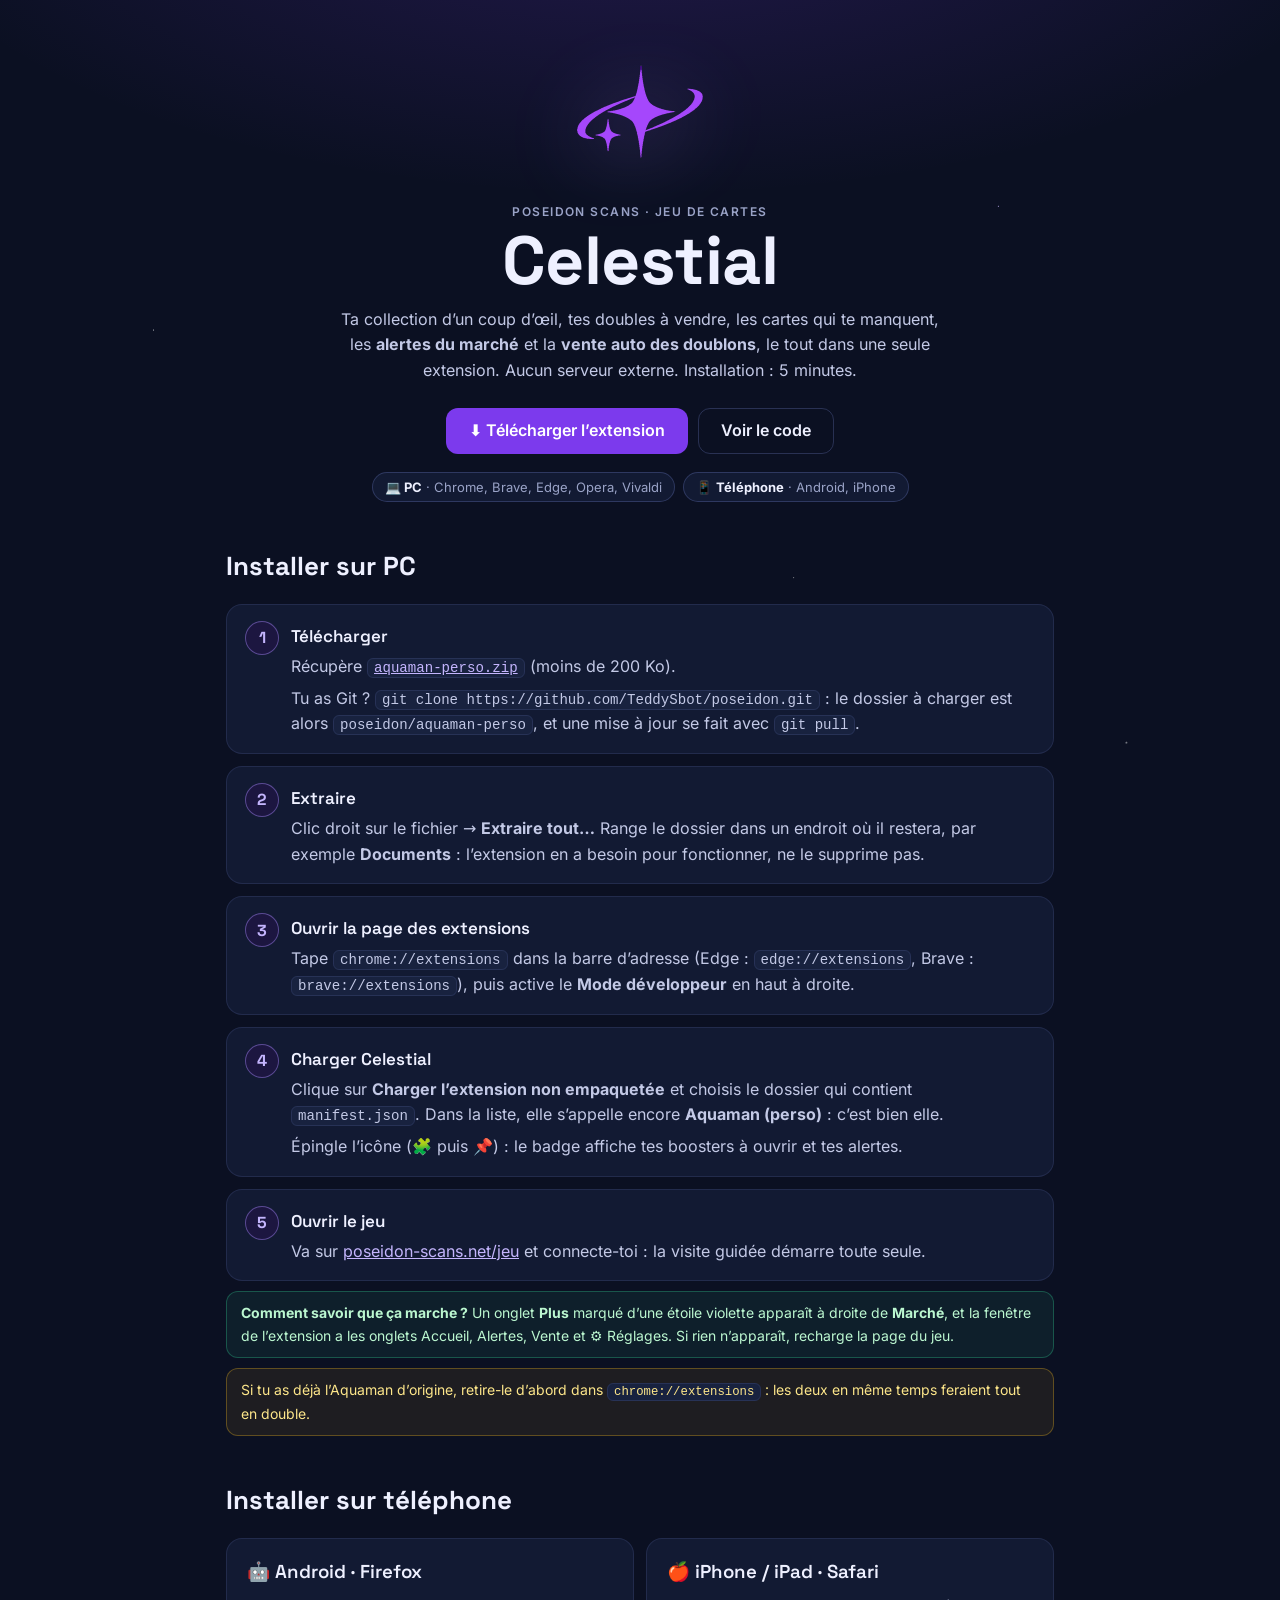
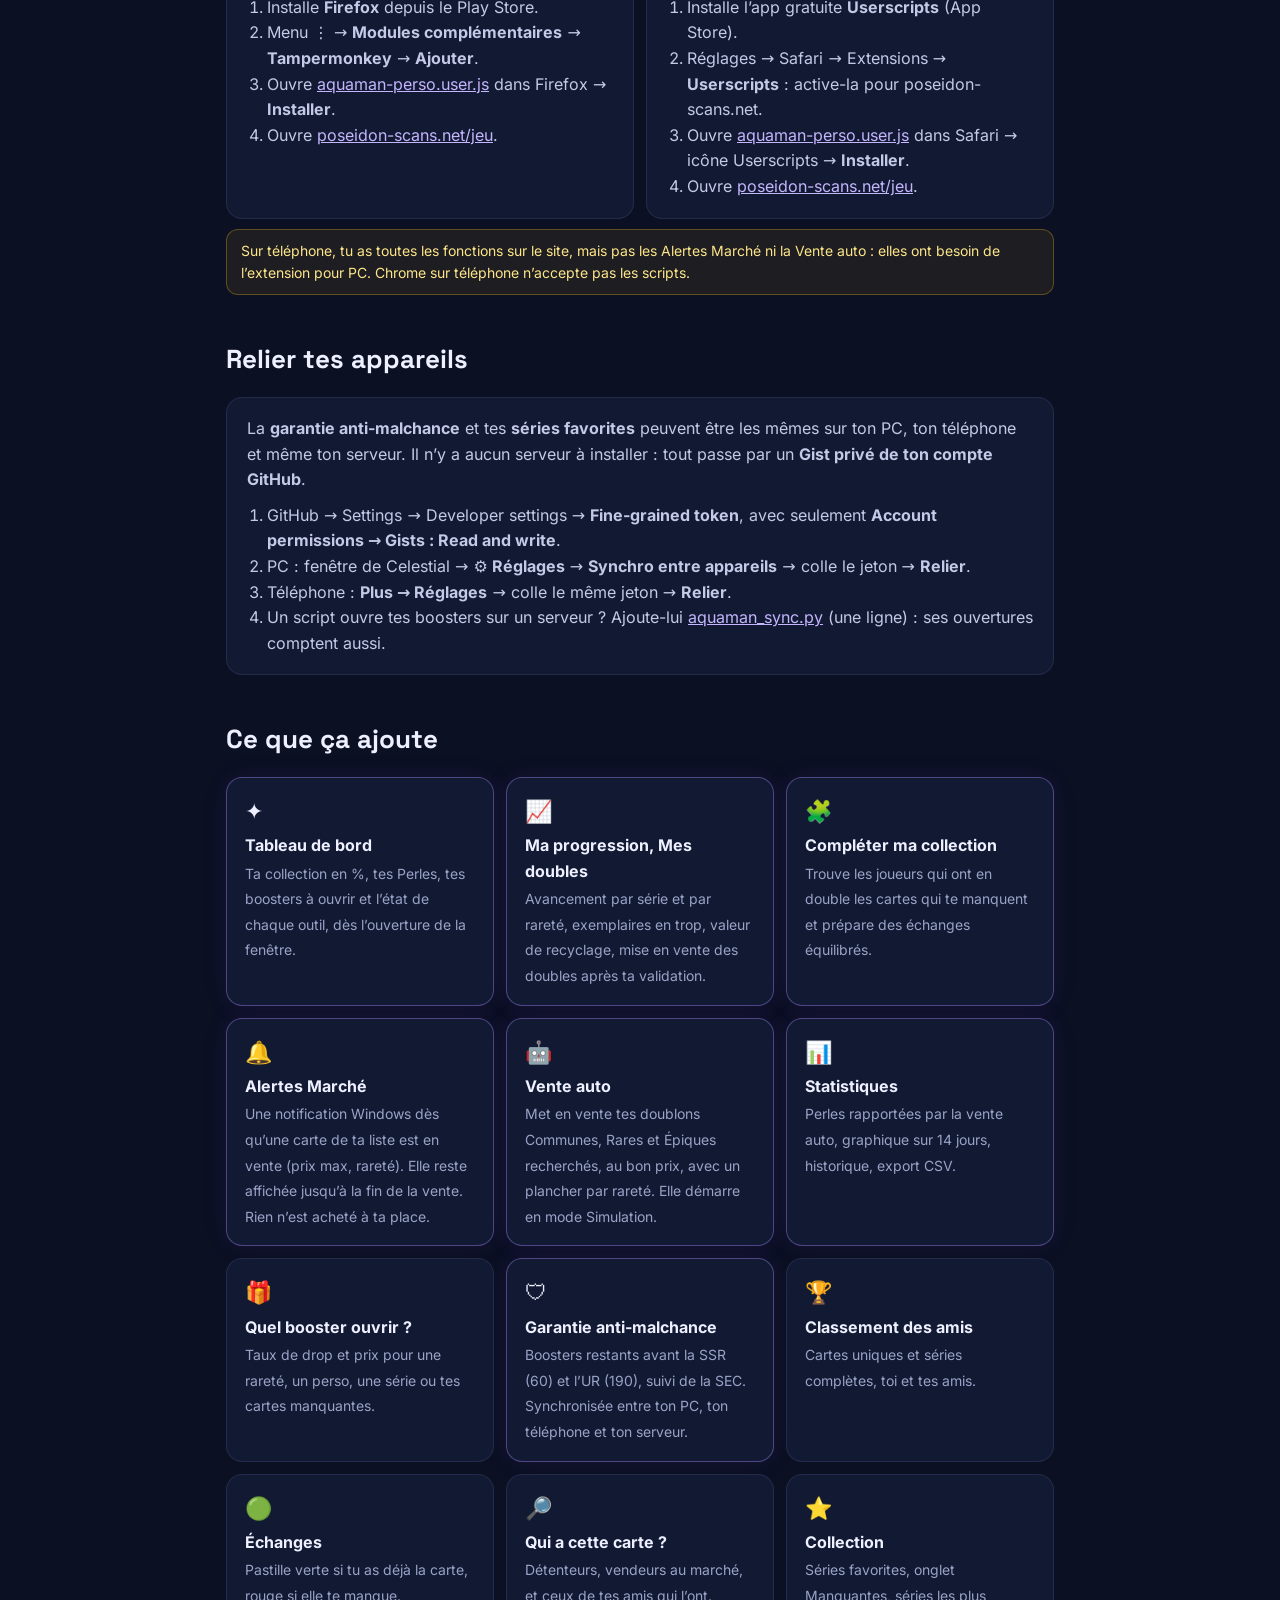
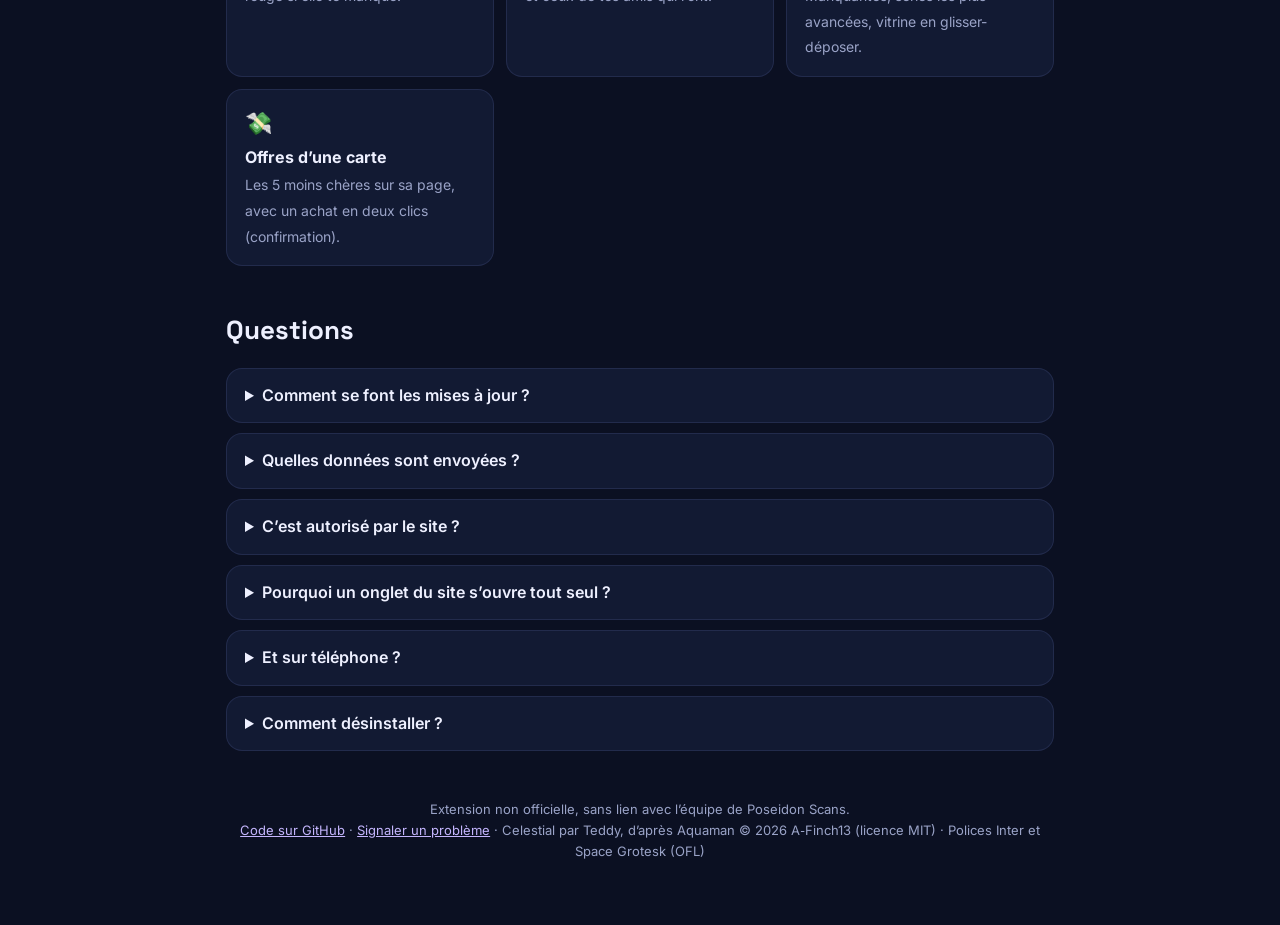
<file: docs/index.html>
<!doctype html>
<html lang="fr">
  <head>
    <meta charset="utf-8" />
    <meta name="viewport" content="width=device-width, initial-scale=1" />
    <title>Celestial · Installation</title>
    <meta name="description" content="Installer Celestial : compagnon du jeu de cartes de Poseidon Scans, avec alertes du marché et vente auto des doublons. Sans serveur externe." />
    <link rel="icon" href="icon128.png" />
    <meta name="theme-color" content="#0b1022" />
    <style>
      @font-face {
        font-family: 'Inter';
        font-weight: 100 900;
        font-display: swap;
        src: url('fonts/inter.woff2') format('woff2');
      }
      @font-face {
        font-family: 'Space Grotesk';
        font-weight: 300 700;
        font-display: swap;
        src: url('fonts/space-grotesk.woff2') format('woff2');
      }
      :root {
        color-scheme: dark;
        --bg: #0b1022;
        --card: #121a33;
        --card2: #18223f;
        --line: rgba(148, 163, 255, 0.12);
        --line2: rgba(148, 163, 255, 0.22);
        --text: #eef0ff;
        --text2: #c3c9e6;
        --muted: #9aa3c7;
        --accent: #c4b5fd;
        --blue: #7c3aed;
        --blue-hi: #8b5cf6;
        --gold: #f5c76b;
        --ok: #34d399;
        --warn: #fbbf24;
        --title: 'Space Grotesk', 'Inter', 'Segoe UI', system-ui, sans-serif;
      }
      * {
        box-sizing: border-box;
      }
      body {
        margin: 0;
        background:
          radial-gradient(1px 1px at 12% 8%, rgba(255, 255, 255, 0.7), transparent),
          radial-gradient(1px 1px at 78% 5%, rgba(196, 181, 253, 0.8), transparent),
          radial-gradient(1.5px 1.5px at 88% 18%, rgba(255, 255, 255, 0.5), transparent),
          radial-gradient(1px 1px at 30% 22%, rgba(245, 199, 107, 0.7), transparent),
          radial-gradient(1px 1px at 62% 14%, rgba(255, 255, 255, 0.45), transparent),
          radial-gradient(1100px 480px at 50% -140px, rgba(124, 58, 237, 0.22), transparent 70%),
          var(--bg);
        background-repeat: no-repeat;
        color: var(--text);
        font: 16px/1.6 'Inter', 'Segoe UI', system-ui, -apple-system, sans-serif;
      }
      a {
        color: var(--accent);
      }
      code {
        padding: 1px 6px;
        border-radius: 6px;
        background: var(--card2);
        border: 1px solid var(--line);
        font-size: 0.88em;
        overflow-wrap: anywhere;
      }
      .wrap {
        max-width: 860px;
        margin: 0 auto;
        padding: 48px 16px 64px;
      }
      header {
        text-align: center;
      }
      header img {
        width: 128px;
        height: 128px;
        filter: drop-shadow(0 10px 40px rgba(167, 139, 250, 0.45));
      }
      .kick {
        margin-top: 18px;
        font-size: 12px;
        font-weight: 600;
        letter-spacing: 0.12em;
        text-transform: uppercase;
        color: var(--muted);
      }
      h1 {
        margin: 6px 0 12px;
        font-family: var(--title);
        font-size: clamp(42px, 9vw, 68px);
        line-height: 1;
        font-weight: 700;
        letter-spacing: -0.5px;
      }
      .lead {
        max-width: 620px;
        margin: 0 auto;
        color: var(--text2);
      }
      .cta {
        display: flex;
        flex-wrap: wrap;
        justify-content: center;
        gap: 10px;
        margin-top: 24px;
      }
      .btn {
        display: inline-flex;
        align-items: center;
        gap: 8px;
        height: 46px;
        padding: 0 22px;
        border-radius: 12px;
        border: 1px solid var(--line2);
        background: transparent;
        color: var(--text);
        font-weight: 600;
        text-decoration: none;
        transition: background 0.15s;
      }
      .btn:hover {
        background: rgba(148, 163, 255, 0.08);
      }
      .btn.main {
        background: var(--blue);
        border-color: transparent;
        color: #fff;
      }
      .btn.main:hover {
        background: var(--blue-hi);
      }
      .chips {
        display: flex;
        flex-wrap: wrap;
        justify-content: center;
        gap: 8px;
        margin-top: 18px;
      }
      .chip {
        padding: 4px 12px;
        border-radius: 999px;
        border: 1px solid var(--line2);
        background: var(--card);
        font-size: 13px;
        color: var(--muted);
      }
      .chip b {
        color: var(--text);
      }
      section {
        margin-top: 44px;
      }
      h2 {
        margin: 0 0 16px;
        font-family: var(--title);
        font-size: 26px;
        font-weight: 700;
        color: var(--text);
      }
      h3 {
        font-family: var(--title);
        font-weight: 600;
      }
      .card {
        padding: 18px 20px;
        border-radius: 16px;
        background: var(--card);
        border: 1px solid var(--line);
      }
      ol.steps {
        list-style: none;
        margin: 0;
        padding: 0;
        counter-reset: s;
        display: grid;
        gap: 12px;
      }
      ol.steps > li {
        counter-increment: s;
        position: relative;
        padding: 16px 18px 16px 64px;
        border-radius: 16px;
        background: var(--card);
        border: 1px solid var(--line);
      }
      ol.steps > li::before {
        content: counter(s);
        position: absolute;
        left: 18px;
        top: 16px;
        width: 32px;
        height: 32px;
        border-radius: 50%;
        background: #1c1640;
        border: 1px solid rgba(167, 139, 250, 0.45);
        color: var(--accent);
        display: grid;
        place-items: center;
        font-family: var(--title);
        font-weight: 700;
      }
      ol.steps h3 {
        margin: 2px 0 4px;
        font-size: 17px;
      }
      ol.steps p {
        margin: 0;
        color: var(--text2);
      }
      ol.steps p + p {
        margin-top: 6px;
      }
      .note {
        margin-top: 10px;
        padding: 10px 14px;
        border-radius: 12px;
        font-size: 14px;
      }
      .note.warn {
        background: rgba(251, 191, 36, 0.08);
        border: 1px solid rgba(251, 191, 36, 0.3);
        color: #fde68a;
      }
      .note.ok {
        background: rgba(52, 211, 153, 0.08);
        border: 1px solid rgba(52, 211, 153, 0.3);
        color: #bbf7d0;
      }
      .grid {
        display: grid;
        grid-template-columns: repeat(auto-fit, minmax(240px, 1fr));
        gap: 12px;
      }
      .feat {
        padding: 16px 18px;
        border-radius: 16px;
        background: var(--card);
        border: 1px solid var(--line);
      }
      .feat .ic {
        font-size: 22px;
      }
      .feat b {
        display: block;
        margin: 4px 0 2px;
      }
      .feat span {
        color: var(--muted);
        font-size: 14px;
      }
      .feat.new {
        border-color: rgba(167, 139, 250, 0.4);
        box-shadow: 0 0 24px rgba(124, 58, 237, 0.1);
      }
      details {
        border-radius: 16px;
        background: var(--card);
        border: 1px solid var(--line);
        padding: 0 18px;
      }
      details + details {
        margin-top: 10px;
      }
      summary {
        cursor: pointer;
        padding: 14px 0;
        font-weight: 600;
      }
      details p {
        margin: 0 0 14px;
        color: var(--text2);
      }
      footer {
        margin-top: 48px;
        text-align: center;
        color: var(--muted);
        font-size: 13px;
      }
      @media (max-width: 520px) {
        ol.steps > li {
          padding-left: 18px;
          padding-top: 58px;
        }
      }
    </style>
  </head>
  <body>
    <div class="wrap">
      <header>
        <img src="logo.png" alt="Celestial" width="128" height="128" />
        <div class="kick">Poseidon Scans · jeu de cartes</div>
        <h1>Celestial</h1>
        <p class="lead">Ta collection d’un coup d’œil, tes doubles à vendre, les cartes qui te manquent, les <b>alertes du marché</b> et la <b>vente auto des doublons</b>, le tout dans une seule extension. Aucun serveur externe. Installation : 5 minutes.</p>
        <div class="cta">
          <a class="btn main" href="https://github.com/TeddySbot/poseidon/releases/latest/download/aquaman-perso.zip">⬇ Télécharger l’extension</a>
          <a class="btn" href="https://github.com/TeddySbot/poseidon">Voir le code</a>
        </div>
        <div class="chips">
          <span class="chip"><b>💻 PC</b> · Chrome, Brave, Edge, Opera, Vivaldi</span>
          <a class="chip" href="#telephone" style="text-decoration:none">📱 <b>Téléphone</b> · Android, iPhone</a>
        </div>
      </header>

      <section>
        <h2>Installer sur PC</h2>
        <ol class="steps">
          <li>
            <h3>Télécharger</h3>
            <p>Récupère <a href="https://github.com/TeddySbot/poseidon/releases/latest/download/aquaman-perso.zip"><code>aquaman-perso.zip</code></a> (moins de 200 Ko).</p>
            <p>Tu as Git ? <code>git clone https://github.com/TeddySbot/poseidon.git</code> : le dossier à charger est alors <code>poseidon/aquaman-perso</code>, et une mise à jour se fait avec <code>git pull</code>.</p>
          </li>
          <li>
            <h3>Extraire</h3>
            <p>Clic droit sur le fichier → <b>Extraire tout…</b> Range le dossier dans un endroit où il restera, par exemple <b>Documents</b> : l’extension en a besoin pour fonctionner, ne le supprime pas.</p>
          </li>
          <li>
            <h3>Ouvrir la page des extensions</h3>
            <p>Tape <code>chrome://extensions</code> dans la barre d’adresse (Edge : <code>edge://extensions</code>, Brave : <code>brave://extensions</code>), puis active le <b>Mode développeur</b> en haut à droite.</p>
          </li>
          <li>
            <h3>Charger Celestial</h3>
            <p>Clique sur <b>Charger l’extension non empaquetée</b> et choisis le dossier qui contient <code>manifest.json</code>. Dans la liste, elle s’appelle encore <b>Aquaman (perso)</b> : c’est bien elle.</p>
            <p>Épingle l’icône (🧩 puis 📌) : le badge affiche tes boosters à ouvrir et tes alertes.</p>
          </li>
          <li>
            <h3>Ouvrir le jeu</h3>
            <p>Va sur <a href="https://poseidon-scans.net/jeu">poseidon-scans.net/jeu</a> et connecte-toi : la visite guidée démarre toute seule.</p>
          </li>
        </ol>
        <div class="note ok"><b>Comment savoir que ça marche ?</b> Un onglet <b>Plus</b> marqué d’une étoile violette apparaît à droite de <b>Marché</b>, et la fenêtre de l’extension a les onglets Accueil, Alertes, Vente et ⚙ Réglages. Si rien n’apparaît, recharge la page du jeu.</div>
        <div class="note warn">Si tu as déjà l’Aquaman d’origine, retire-le d’abord dans <code>chrome://extensions</code> : les deux en même temps feraient tout en double.</div>
      </section>

      <section id="telephone">
        <h2>Installer sur téléphone</h2>
        <div class="grid">
          <div class="card">
            <h3 style="margin:0 0 8px">🤖 Android · Firefox</h3>
            <ol style="margin:0;padding-left:20px;color:var(--text2)">
              <li>Installe <b>Firefox</b> depuis le Play Store.</li>
              <li>Menu ⋮ → <b>Modules complémentaires</b> → <b>Tampermonkey</b> → <b>Ajouter</b>.</li>
              <li>Ouvre <a href="https://github.com/TeddySbot/poseidon/releases/latest/download/aquaman-perso.user.js">aquaman-perso.user.js</a> dans Firefox → <b>Installer</b>.</li>
              <li>Ouvre <a href="https://poseidon-scans.net/jeu">poseidon-scans.net/jeu</a>.</li>
            </ol>
          </div>
          <div class="card">
            <h3 style="margin:0 0 8px">🍎 iPhone / iPad · Safari</h3>
            <ol style="margin:0;padding-left:20px;color:var(--text2)">
              <li>Installe l’app gratuite <b>Userscripts</b> (App Store).</li>
              <li>Réglages → Safari → Extensions → <b>Userscripts</b> : active-la pour poseidon-scans.net.</li>
              <li>Ouvre <a href="https://github.com/TeddySbot/poseidon/releases/latest/download/aquaman-perso.user.js">aquaman-perso.user.js</a> dans Safari → icône Userscripts → <b>Installer</b>.</li>
              <li>Ouvre <a href="https://poseidon-scans.net/jeu">poseidon-scans.net/jeu</a>.</li>
            </ol>
          </div>
        </div>
        <div class="note warn">Sur téléphone, tu as toutes les fonctions sur le site, mais pas les Alertes Marché ni la Vente auto : elles ont besoin de l’extension pour PC. Chrome sur téléphone n’accepte pas les scripts.</div>
      </section>

      <section>
        <h2>Relier tes appareils</h2>
        <div class="card">
          <p style="margin:0 0 10px;color:var(--text2)">La <b>garantie anti-malchance</b> et tes <b>séries favorites</b> peuvent être les mêmes sur ton PC, ton téléphone et même ton serveur. Il n’y a aucun serveur à installer : tout passe par un <b>Gist privé de ton compte GitHub</b>.</p>
          <ol style="margin:0;padding-left:20px;color:var(--text2)">
            <li>GitHub → Settings → Developer settings → <b>Fine-grained token</b>, avec seulement <b>Account permissions → Gists : Read and write</b>.</li>
            <li>PC : fenêtre de Celestial → <b>⚙ Réglages</b> → <b>Synchro entre appareils</b> → colle le jeton → <b>Relier</b>.</li>
            <li>Téléphone : <b>Plus → Réglages</b> → colle le même jeton → <b>Relier</b>.</li>
            <li>Un script ouvre tes boosters sur un serveur ? Ajoute-lui <a href="https://github.com/TeddySbot/poseidon/blob/main/tools/README.md">aquaman_sync.py</a> (une ligne) : ses ouvertures comptent aussi.</li>
          </ol>
        </div>
      </section>

      <section>
        <h2>Ce que ça ajoute</h2>
        <div class="grid">
          <div class="feat new"><div class="ic">✦</div><b>Tableau de bord</b><span>Ta collection en %, tes Perles, tes boosters à ouvrir et l’état de chaque outil, dès l’ouverture de la fenêtre.</span></div>
          <div class="feat new"><div class="ic">📈</div><b>Ma progression, Mes doubles</b><span>Avancement par série et par rareté, exemplaires en trop, valeur de recyclage, mise en vente des doubles après ta validation.</span></div>
          <div class="feat new"><div class="ic">🧩</div><b>Compléter ma collection</b><span>Trouve les joueurs qui ont en double les cartes qui te manquent et prépare des échanges équilibrés.</span></div>
          <div class="feat new"><div class="ic">🔔</div><b>Alertes Marché</b><span>Une notification Windows dès qu’une carte de ta liste est en vente (prix max, rareté). Elle reste affichée jusqu’à la fin de la vente. Rien n’est acheté à ta place.</span></div>
          <div class="feat new"><div class="ic">🤖</div><b>Vente auto</b><span>Met en vente tes doublons Communes, Rares et Épiques recherchés, au bon prix, avec un plancher par rareté. Elle démarre en mode Simulation.</span></div>
          <div class="feat new"><div class="ic">📊</div><b>Statistiques</b><span>Perles rapportées par la vente auto, graphique sur 14 jours, historique, export CSV.</span></div>
          <div class="feat"><div class="ic">🎁</div><b>Quel booster ouvrir ?</b><span>Taux de drop et prix pour une rareté, un perso, une série ou tes cartes manquantes.</span></div>
          <div class="feat new"><div class="ic">🛡</div><b>Garantie anti-malchance</b><span>Boosters restants avant la SSR (60) et l’UR (190), suivi de la SEC. Synchronisée entre ton PC, ton téléphone et ton serveur.</span></div>
          <div class="feat"><div class="ic">🏆</div><b>Classement des amis</b><span>Cartes uniques et séries complètes, toi et tes amis.</span></div>
          <div class="feat"><div class="ic">🟢</div><b>Échanges</b><span>Pastille verte si tu as déjà la carte, rouge si elle te manque.</span></div>
          <div class="feat"><div class="ic">🔎</div><b>Qui a cette carte ?</b><span>Détenteurs, vendeurs au marché, et ceux de tes amis qui l’ont.</span></div>
          <div class="feat"><div class="ic">⭐</div><b>Collection</b><span>Séries favorites, onglet Manquantes, séries les plus avancées, vitrine en glisser-déposer.</span></div>
          <div class="feat"><div class="ic">💸</div><b>Offres d’une carte</b><span>Les 5 moins chères sur sa page, avec un achat en deux clics (confirmation).</span></div>
        </div>
      </section>

      <section>
        <h2>Questions</h2>
        <details>
          <summary>Comment se font les mises à jour ?</summary>
          <p>Toutes les 6 h, l’extension regarde sur GitHub si une nouvelle version existe. Si oui, une pastille dorée apparaît dans la fenêtre : ⚙ Réglages → <b>Mettre à jour</b> (après <code>installer-mises-a-jour.bat</code>, une seule fois). Rien ne s’installe tout seul. Sans l’assistant : télécharge le nouveau zip, remplace le contenu du dossier, puis clique sur ↻ sous Aquaman (perso) dans <code>chrome://extensions</code> (ou <code>git pull</code>, puis ↻). Tes réglages et tes listes sont gardés.</p>
        </details>
        <details>
          <summary>Quelles données sont envoyées ?</summary>
          <p>Aucune, à personne. L’extension lit le jeu avec ta session sur poseidon-scans.net, comme le site lui-même. Tes listes, statistiques et réglages restent sur ton PC. Le seul autre contact est GitHub : il sert à lire le numéro de la dernière version et, si tu l’actives, à ta synchro dans ton propre Gist privé. Celestial est l’Aquaman de A‑Finch13 débarrassé de son serveur et de sa télémétrie.</p>
        </details>
        <details>
          <summary>C’est autorisé par le site ?</summary>
          <p>Les règles de Poseidon Scans interdisent les robots. Les Alertes et la Vente auto font des requêtes automatiques avec ton compte : à utiliser à tes risques, avec une fréquence raisonnable (5 s ou plus pour les alertes, vitesse « Normal » pour la vente auto).</p>
        </details>
        <details>
          <summary>Pourquoi un onglet du site s’ouvre tout seul ?</summary>
          <p>Le site refuse les ventes envoyées directement par une extension. La Vente auto les envoie donc depuis un onglet épinglé de poseidon-scans.net : laisse-le ouvert pendant qu’elle tourne.</p>
        </details>
        <details>
          <summary>Et sur téléphone ?</summary>
          <p>Oui, avec le script (voir « Installer sur téléphone »). Il se met à jour tout seul. Les Alertes Marché et la Vente auto restent réservées à l’extension pour PC.</p>
        </details>
        <details>
          <summary>Comment désinstaller ?</summary>
          <p>Dans <code>chrome://extensions</code>, clique sur <b>Supprimer</b> sous Aquaman (perso). Rien d’autre n’a été installé sur le PC.</p>
        </details>
      </section>

      <footer>
        Extension non officielle, sans lien avec l’équipe de Poseidon Scans.<br />
        <a href="https://github.com/TeddySbot/poseidon">Code sur GitHub</a> · <a href="https://github.com/TeddySbot/poseidon/issues">Signaler un problème</a> · Celestial par Teddy, d’après Aquaman © 2026 A‑Finch13 (licence MIT) · Polices Inter et Space Grotesk (OFL)
      </footer>
    </div>
  </body>
</html>
</file>
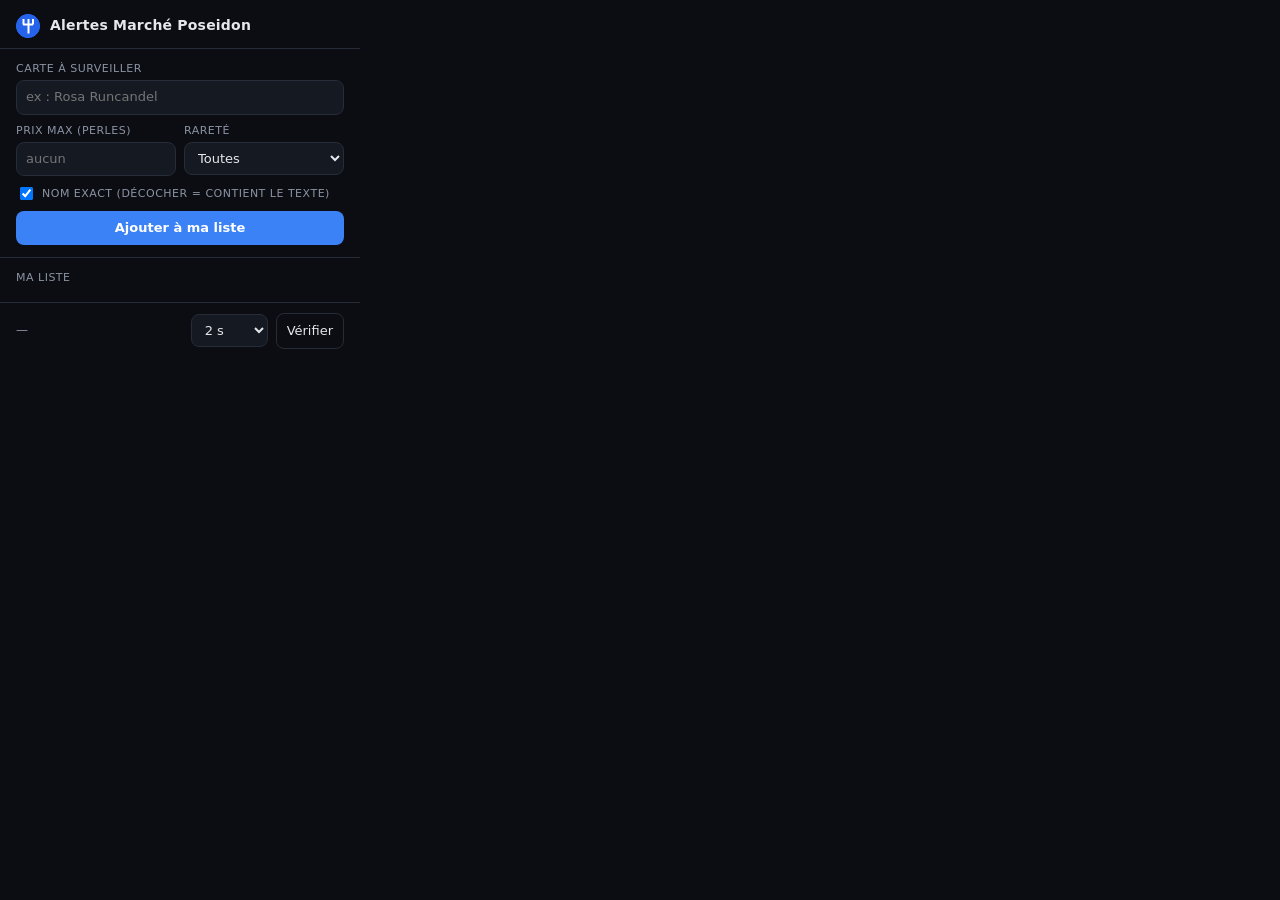
<file: poseidon-alertes/popup.html>
<!doctype html>
<html lang="fr">
<head>
<meta charset="utf-8">
<style>
  :root { --bg:#0b0d12; --panel:#151922; --line:#262c38; --txt:#e5e7eb; --mut:#8b93a3; --acc:#3b82f6; --bad:#ef4444; --ok:#22c55e; }
  * { box-sizing:border-box; }
  body { margin:0; width:360px; background:var(--bg); color:var(--txt); font:13px/1.4 system-ui, "Segoe UI", sans-serif; }
  header { padding:14px 16px 10px; border-bottom:1px solid var(--line); display:flex; align-items:center; gap:10px; }
  header img { width:24px; height:24px; }
  header h1 { font-size:14px; margin:0; font-weight:650; letter-spacing:.2px; }
  section { padding:12px 16px; border-bottom:1px solid var(--line); }
  label { display:block; color:var(--mut); font-size:11px; text-transform:uppercase; letter-spacing:.5px; margin:0 0 4px; }
  input, select { width:100%; background:var(--panel); border:1px solid var(--line); color:var(--txt); border-radius:8px; padding:7px 9px; font:inherit; }
  input:focus, select:focus { outline:none; border-color:var(--acc); }
  .row { display:flex; gap:8px; margin-top:8px; }
  .row > * { flex:1; }
  .chk { display:flex; align-items:center; gap:6px; margin-top:8px; color:var(--mut); }
  .chk input { width:auto; }
  button { background:var(--acc); color:white; border:0; border-radius:8px; padding:8px 10px; font:inherit; font-weight:600; cursor:pointer; }
  button.ghost { background:transparent; border:1px solid var(--line); color:var(--txt); font-weight:500; }
  button:hover { filter:brightness(1.1); }
  ul { list-style:none; margin:0; padding:0; max-height:220px; overflow:auto; }
  li { display:flex; align-items:center; gap:8px; padding:8px 0; border-bottom:1px solid var(--line); }
  li:last-child { border-bottom:0; }
  li .name { flex:1; min-width:0; }
  li .name b { display:block; font-weight:600; white-space:nowrap; overflow:hidden; text-overflow:ellipsis; }
  li .name small { color:var(--mut); }
  .dot { width:8px; height:8px; border-radius:50%; background:var(--line); flex:none; }
  .dot.on { background:var(--ok); box-shadow:0 0 6px var(--ok); }
  .x { background:transparent; color:var(--mut); padding:2px 6px; font-size:16px; }
  .x:hover { color:var(--bad); }
  .empty { color:var(--mut); text-align:center; padding:10px 0; }
  footer { padding:10px 16px 14px; display:flex; gap:8px; align-items:center; }
  footer select { width:auto; flex:none; }
  #status { color:var(--mut); font-size:12px; flex:1; }
  #status.err { color:var(--bad); }
  #status a { color:var(--acc); }
</style>
</head>
<body>
<header><img src="icons/icon48.png" alt=""><h1>Alertes Marché Poseidon</h1></header>

<section>
  <form id="add">
    <label for="name">Carte à surveiller</label>
    <input id="name" list="sugg" placeholder="ex : Rosa Runcandel" autocomplete="off" required>
    <datalist id="sugg"></datalist>
    <div class="row">
      <div>
        <label for="max">Prix max (perles)</label>
        <input id="max" type="number" min="1" placeholder="aucun">
      </div>
      <div>
        <label for="rar">Rareté</label>
        <select id="rar">
          <option value="">Toutes</option>
          <option value="N">Commune</option><option value="R">Rare</option>
          <option value="SR">Épique</option><option value="SSR">Légendaire</option>
          <option value="UR">Mythique</option><option value="SEC">Secrète</option>
        </select>
      </div>
    </div>
    <label class="chk"><input id="exact" type="checkbox" checked> Nom exact (décocher = contient le texte)</label>
    <div class="row"><button type="submit">Ajouter à ma liste</button></div>
  </form>
</section>

<section>
  <label>Ma liste</label>
  <ul id="list"></ul>
</section>

<footer>
  <div id="status">—</div>
  <select id="interval" title="Fréquence de vérification">
    <option value="2">2 s</option><option value="3">3 s</option>
    <option value="5">5 s</option><option value="10">10 s</option>
    <option value="15">15 s</option><option value="30">30 s</option>
    <option value="60">1 min</option>
  </select>
  <button class="ghost" id="now">Vérifier</button>
</footer>

<script src="popup.js"></script>
</body>
</html>
</file>
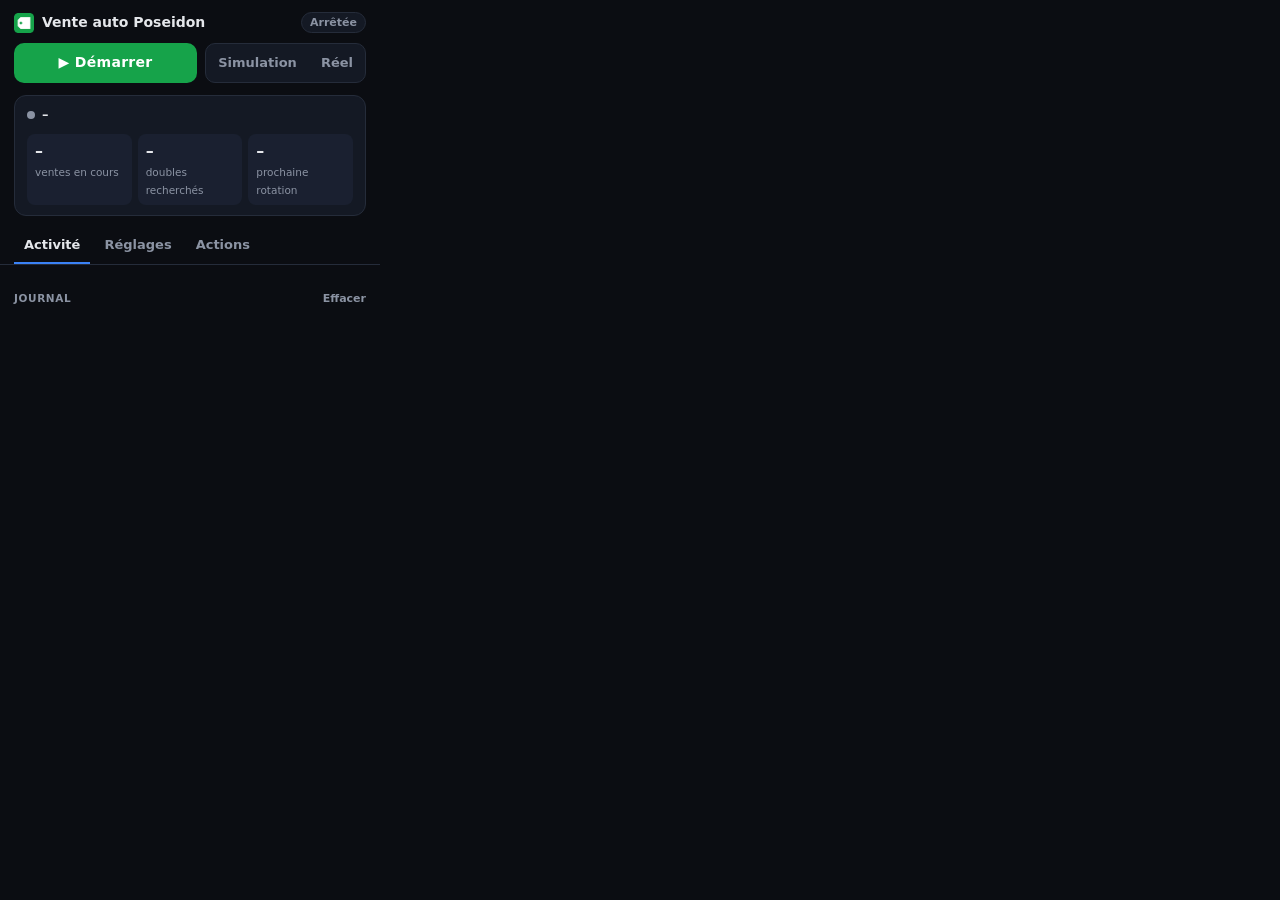
<file: poseidon-vente/popup.html>
<!doctype html>
<html lang="fr">
<head>
<meta charset="utf-8">
<style>
  :root { --bg:#0b0d12; --panel:#141924; --panel2:#1a2030; --line:#252c3a; --txt:#e5e7eb; --mut:#8b93a3; --acc:#3b82f6; --bad:#ef4444; --ok:#22c55e; --sim:#eab308; }
  * { box-sizing:border-box; }
  body { margin:0; width:380px; background:var(--bg); color:var(--txt); font:13px/1.4 system-ui, "Segoe UI", sans-serif; }
  button, select, input { font:inherit; }
  .muted { color:var(--mut); }

  /* en-tête */
  header { display:flex; align-items:center; gap:8px; padding:12px 14px 10px; }
  header img { width:20px; height:20px; }
  header h1 { margin:0; font-size:14px; font-weight:700; flex:1; }
  header small { color:var(--mut); font-weight:400; margin-left:4px; }
  .pill { font-size:11px; font-weight:700; padding:2px 8px; border-radius:999px; border:1px solid var(--line); background:var(--panel); }
  .pill.off { color:var(--mut); } .pill.sim { color:var(--sim); border-color:#713f12; } .pill.real { color:var(--ok); border-color:#14532d; }

  /* commande principale */
  .control { padding:0 14px 12px; display:grid; grid-template-columns:1fr auto; gap:8px; }
  .main { border:0; border-radius:10px; padding:10px; font-weight:750; font-size:14px; color:#fff; cursor:pointer; letter-spacing:.3px; }
  .main.start { background:#16a34a; } .main.stop { background:#b91c1c; }
  .main:hover { filter:brightness(1.1); }
  .seg { display:inline-flex; border:1px solid var(--line); border-radius:10px; overflow:hidden; background:var(--panel); }
  .seg button { border:0; background:transparent; color:var(--mut); padding:0 12px; cursor:pointer; font-weight:550; }
  .seg button.on.sim { background:#3a2e0b; color:var(--sim); } .seg button.on.real { background:#0f3320; color:var(--ok); }

  /* état en direct */
  .live { margin:0 14px 12px; background:var(--panel); border:1px solid var(--line); border-radius:12px; padding:10px 12px; }
  .phase { display:flex; align-items:center; gap:7px; font-weight:600; }
  .dot { width:8px; height:8px; border-radius:50%; background:var(--mut); flex:none; }
  .dot.run { background:var(--ok); box-shadow:0 0 0 3px rgba(34,197,94,.18); }
  .dot.err { background:var(--bad); }
  .bar { height:4px; background:var(--panel2); border-radius:4px; margin-top:8px; overflow:hidden; }
  .bar i { display:block; height:100%; background:var(--acc); width:0; transition:width .4s; }
  .bar-lab { font-size:11px; color:var(--mut); margin-top:3px; }
  .kpis { display:grid; grid-template-columns:repeat(3,1fr); gap:6px; margin-top:10px; }
  .kpi { background:var(--panel2); border-radius:8px; padding:6px 8px; }
  .kpi b { display:block; font-size:16px; font-variant-numeric:tabular-nums; }
  .kpi span { font-size:10.5px; color:var(--mut); }
  .msg { margin-top:8px; font-size:12px; border-radius:8px; padding:6px 8px; }
  .msg.err { background:rgba(239,68,68,.12); color:#fca5a5; }
  .msg.idle { background:rgba(234,179,8,.10); color:#fde68a; }

  /* onglets */
  .tabs { display:flex; border-bottom:1px solid var(--line); padding:0 14px; gap:4px; }
  .tabs button { background:none; border:0; color:var(--mut); padding:8px 10px; cursor:pointer; border-bottom:2px solid transparent; font-weight:550; }
  .tabs button.on { color:var(--txt); border-bottom-color:var(--acc); }
  .pane { padding:12px 14px 14px; }
  .pane[hidden] { display:none; }
  h3 { margin:0 0 6px; font-size:10.5px; text-transform:uppercase; letter-spacing:.6px; color:var(--mut); font-weight:650; display:flex; align-items:center; }
  h3 .sp { flex:1; }
  .block + .block { margin-top:14px; }

  /* activité */
  .scroll { max-height:170px; overflow:auto; }
  table { width:100%; border-collapse:collapse; font-size:12px; }
  td { padding:3px 4px; border-bottom:1px solid var(--line); white-space:nowrap; }
  td.n { white-space:normal; } td.r { text-align:right; font-variant-numeric:tabular-nums; }
  .log div { padding:4px 0; border-bottom:1px solid var(--line); font-size:12px; }
  .log time { color:var(--mut); margin-right:6px; font-variant-numeric:tabular-nums; }
  .k-sold { color:var(--ok); } .k-error { color:#fca5a5; } .k-sim { color:var(--sim); } .k-skip { color:var(--mut); }
  .R-N { color:#cbd5e1; } .R-R { color:#60a5fa; } .R-SR { color:#c084fc; }
  .link { background:none; border:0; color:var(--mut); cursor:pointer; font-size:11px; padding:0; }
  .link:hover { color:var(--txt); }

  /* réglages */
  .rar { display:grid; grid-template-columns:auto 1fr auto; align-items:center; gap:6px 10px; }
  .rar label { display:flex; align-items:center; gap:7px; cursor:pointer; }
  .rar input[type=checkbox] { width:15px; height:15px; margin:0; accent-color:var(--acc); }
  .rar .hint { font-size:11px; color:var(--mut); }
  .num { display:flex; align-items:center; gap:4px; }
  .num input { width:62px; text-align:right; }
  input[type=number], select { background:var(--panel); border:1px solid var(--line); color:var(--txt); border-radius:7px; padding:5px 7px; }
  input:disabled { opacity:.4; }
  .row { display:flex; align-items:center; justify-content:space-between; gap:10px; }
  .row + .row { margin-top:8px; }
  select { width:100%; }
  .est { font-size:11px; color:var(--mut); margin-top:6px; }

  /* actions */
  .acts { display:grid; gap:8px; }
  .act { display:flex; align-items:center; gap:10px; width:100%; text-align:left; background:var(--panel); border:1px solid var(--line); color:var(--txt); border-radius:10px; padding:9px 11px; cursor:pointer; }
  .act:hover { background:var(--panel2); }
  .act .ic { font-size:16px; width:20px; text-align:center; }
  .act b { display:block; font-weight:600; }
  .act span { font-size:11.5px; color:var(--mut); }
  .act.danger { border-color:#5b1a1a; }
  .act.danger b { color:#fca5a5; }
  .act.armed { background:#3b1111; }
</style>
</head>
<body>
<header>
  <img src="icons/icon48.png" alt="">
  <h1>Vente auto Poseidon<small id="ver"></small></h1>
  <span id="modePill" class="pill off">Arrêtée</span>
</header>

<div class="control">
  <button id="mainBtn" class="main start">▶ Démarrer</button>
  <div class="seg" role="radiogroup" aria-label="Mode">
    <button id="mSim" class="sim" title="Ne vend et ne retire rien : montre seulement ce qui serait fait">Simulation</button>
    <button id="mReal" class="real" title="Vend et retire pour de vrai">Réel</button>
  </div>
</div>

<div class="live">
  <div class="phase"><span id="dot" class="dot"></span><span id="phase">–</span></div>
  <div id="progress" hidden><div class="bar"><i id="barFill"></i></div><div class="bar-lab" id="barLab"></div></div>
  <div class="kpis">
    <div class="kpi"><b id="open">–</b><span>ventes en cours</span></div>
    <div class="kpi"><b id="wanted">–</b><span id="wantedLab">doubles recherchés</span></div>
    <div class="kpi"><b id="nextRot">–</b><span>prochaine rotation</span></div>
  </div>
  <div id="err" class="msg err" hidden></div>
  <div id="idle" class="msg idle" hidden></div>
</div>

<nav class="tabs">
  <button data-t="activity" class="on">Activité</button>
  <button data-t="settings">Réglages</button>
  <button data-t="actions">Actions</button>
</nav>

<!-- ACTIVITÉ -->
<section class="pane" id="p-activity">
  <div class="block" id="planBox" hidden>
    <h3 id="planTitle">Dernière simulation</h3>
    <div class="scroll"><table id="plan"></table></div>
  </div>
  <div class="block">
    <h3>Journal <span class="sp"></span><button id="clearLog" class="link">Effacer</button></h3>
    <div id="log" class="log scroll"></div>
  </div>
</section>

<!-- RÉGLAGES -->
<section class="pane" id="p-settings" hidden>
  <div class="block">
    <h3>Raretés à vendre et prix plancher</h3>
    <div class="rar">
      <label><input type="checkbox" id="rN"> <span class="R-N">Commune</span></label><span class="hint"></span>
      <div class="num"><input type="number" id="fN" min="1"> P</div>
      <label><input type="checkbox" id="rR"> <span class="R-R">Rare</span></label><span class="hint"></span>
      <div class="num"><input type="number" id="fR" min="1"> P</div>
      <label><input type="checkbox" id="rSR"> <span class="R-SR">Épique</span></label><span class="hint">en dernier</span>
      <div class="num"><input type="number" id="fSR" min="1"> P</div>
    </div>
  </div>
  <div class="block">
    <h3>Emplacements</h3>
    <div class="row"><span>Ventes en même temps (max)</span><div class="num"><input type="number" id="maxSlots" min="1" max="50"></div></div>
  </div>
  <div class="block">
    <h3>Vitesse</h3>
    <div class="row" style="display:block">
      <select id="readDelay" aria-label="Vitesse des lectures">
        <option value="3000">Lectures : Prudent (1 toutes les 3 s)</option>
        <option value="1200">Lectures : Normal (1 toutes les 1,2 s)</option>
        <option value="600">Lectures : Rapide (1 toutes les 0,6 s)</option>
        <option value="300">Lectures : Très rapide (1 toutes les 0,3 s)</option>
      </select>
    </div>
    <div class="row"><span>Ventes + retraits max / 30 s</span><div class="num"><input type="number" id="writeMax" min="1" max="29"></div></div>
    <div class="est" id="estimate"></div>
  </div>
</section>

<!-- ACTIONS -->
<section class="pane" id="p-actions" hidden>
  <div class="acts">
    <button class="act" id="stats"><span class="ic">📊</span><div><b>Statistiques</b><span>Argent rapporté, collection, historique</span></div></button>
    <button class="act" id="rotate"><span class="ic">🔄</span><div><b>Cycle complet maintenant</b><span>Retire tout puis remet en vente</span></div></button>
    <button class="act" id="rescan"><span class="ic">🗂️</span><div><b>Refaire l'inventaire</b><span>Relit toute la collection</span></div></button>
    <button class="act danger" id="withdraw"><span class="ic">⛔</span><div><b id="withdrawLab">Tout retirer et arrêter</b><span>Retire toutes les ventes à prix fixe (2 clics)</span></div></button>
  </div>
</section>

<script src="popup.js"></script>
</body>
</html>
</file>
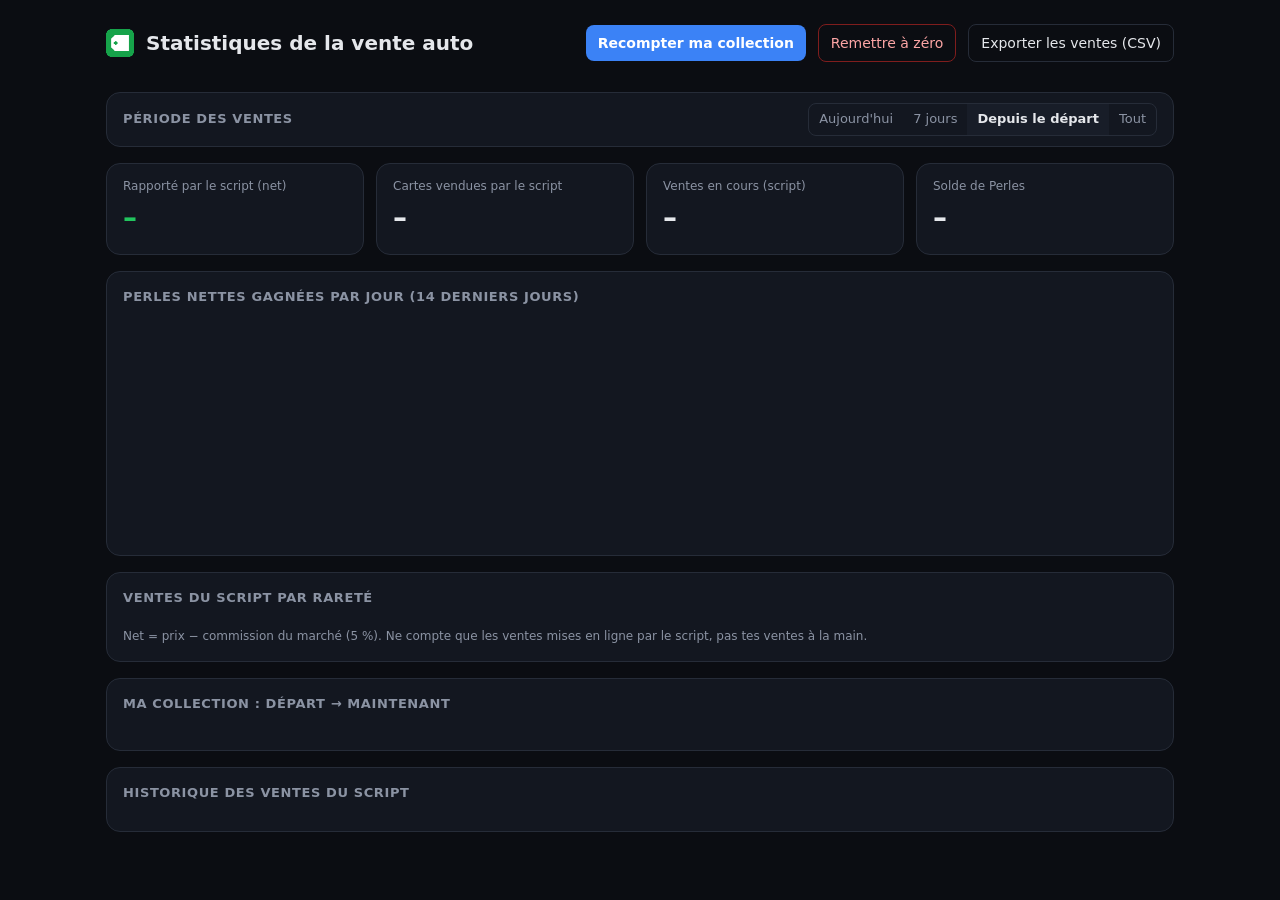
<file: poseidon-vente/stats.html>
<!doctype html>
<html lang="fr">
<head>
<meta charset="utf-8">
<title>Statistiques – Vente auto Poseidon</title>
<link rel="icon" href="icons/icon48.png">
<style>
  :root { --bg:#0b0d12; --panel:#131720; --panel2:#181d28; --line:#262c38; --txt:#e5e7eb; --mut:#8b93a3; --acc:#3b82f6; --ok:#22c55e; --bad:#f87171; --sim:#eab308; }
  * { box-sizing:border-box; }
  body { margin:0; background:var(--bg); color:var(--txt); font:14px/1.45 system-ui, "Segoe UI", sans-serif; }
  .wrap { max-width:1100px; margin:0 auto; padding:24px 16px 48px; }
  header { display:flex; flex-wrap:wrap; align-items:center; gap:12px; margin-bottom:18px; }
  header img { width:28px; height:28px; }
  header h1 { margin:0; font-size:20px; font-weight:700; flex:1; min-width:220px; }
  header .since { color:var(--mut); font-size:13px; width:100%; }
  button { background:var(--acc); color:#fff; border:0; border-radius:8px; padding:8px 12px; font:inherit; font-weight:600; cursor:pointer; }
  button.ghost { background:transparent; border:1px solid var(--line); color:var(--txt); font-weight:500; }
  button.danger { background:transparent; border:1px solid #7f1d1d; color:#fca5a5; font-weight:500; }
  button:disabled { opacity:.5; cursor:default; }
  button:hover:not(:disabled) { filter:brightness(1.15); }
  .card { background:var(--panel); border:1px solid var(--line); border-radius:14px; padding:16px; margin-bottom:16px; }
  .card h2 { margin:0 0 12px; font-size:13px; text-transform:uppercase; letter-spacing:.6px; color:var(--mut); font-weight:650; display:flex; align-items:center; gap:10px; flex-wrap:wrap; }
  .card h2 .sp { flex:1; }
  .tiles { display:grid; grid-template-columns:repeat(auto-fit, minmax(190px, 1fr)); gap:12px; margin-bottom:16px; }
  .tile { background:var(--panel); border:1px solid var(--line); border-radius:14px; padding:14px 16px; }
  .tile .lab { color:var(--mut); font-size:12px; }
  .tile .val { font-size:28px; font-weight:750; font-variant-numeric:tabular-nums; margin-top:2px; }
  .tile .sub { color:var(--mut); font-size:12px; margin-top:2px; }
  .tile.hero .val { color:var(--ok); }
  .seg { display:inline-flex; border:1px solid var(--line); border-radius:8px; overflow:hidden; }
  .seg button { background:transparent; color:var(--mut); border-radius:0; font-weight:500; padding:6px 10px; }
  .seg button.on { background:var(--panel2); color:var(--txt); font-weight:650; }
  .tablewrap { overflow-x:auto; }
  table { width:100%; border-collapse:collapse; font-variant-numeric:tabular-nums; }
  th, td { padding:7px 8px; border-bottom:1px solid var(--line); text-align:right; white-space:nowrap; }
  th { color:var(--mut); font-weight:600; font-size:12px; }
  th:first-child, td:first-child { text-align:left; }
  td.l { text-align:left; white-space:normal; }
  tr.total td { font-weight:700; border-top:2px solid var(--line); }
  .up { color:var(--ok); } .down { color:var(--bad); } .zero { color:var(--mut); }
  .R-N { color:#cbd5e1; } .R-R { color:#60a5fa; } .R-SR { color:#c084fc; } .R-SSR { color:#fbbf24; } .R-UR { color:#f87171; } .R-SEC { color:#f472b6; }
  .muted { color:var(--mut); }
  .note { color:var(--mut); font-size:12px; margin-top:8px; }
  .progress { color:var(--sim); font-size:13px; }
  .chart { position:relative; }
  .chart svg { width:100%; height:220px; display:block; }
  .tip { position:absolute; pointer-events:none; background:#1f2533; border:1px solid var(--line); border-radius:8px; padding:6px 9px; font-size:12px; white-space:nowrap; transform:translate(-50%, -100%); display:none; }
  .scroll { max-height:420px; overflow:auto; }
  .empty { color:var(--mut); padding:12px 0; }
</style>
</head>
<body>
<div class="wrap">
  <header>
    <img src="icons/icon48.png" alt="">
    <h1>Statistiques de la vente auto</h1>
    <button id="count">Recompter ma collection</button>
    <button id="reset" class="danger">Remettre à zéro</button>
    <button id="csv" class="ghost">Exporter les ventes (CSV)</button>
    <div class="since" id="since"></div>
    <div class="progress" id="progress" hidden></div>
  </header>

  <div class="card" style="padding:10px 16px">
    <h2 style="margin:0">Période des ventes <span class="sp"></span>
      <span class="seg" id="period">
        <button data-p="day">Aujourd'hui</button>
        <button data-p="7d">7 jours</button>
        <button data-p="base" class="on">Depuis le départ</button>
        <button data-p="all">Tout</button>
      </span>
    </h2>
  </div>

  <div class="tiles">
    <div class="tile hero"><div class="lab">Rapporté par le script (net)</div><div class="val" id="kNet">–</div><div class="sub" id="kNetSub"></div></div>
    <div class="tile"><div class="lab">Cartes vendues par le script</div><div class="val" id="kSold">–</div><div class="sub" id="kSoldSub"></div></div>
    <div class="tile"><div class="lab">Ventes en cours (script)</div><div class="val" id="kOpen">–</div><div class="sub" id="kOpenSub"></div></div>
    <div class="tile"><div class="lab">Solde de Perles</div><div class="val" id="kPerles">–</div><div class="sub" id="kPerlesSub"></div></div>
  </div>

  <div class="card">
    <h2>Perles nettes gagnées par jour (14 derniers jours)</h2>
    <div class="chart" id="chart"><svg id="svg" role="img" aria-label="Perles nettes gagnées par jour"></svg><div class="tip" id="tip"></div></div>
  </div>

  <div class="card">
    <h2>Ventes du script par rareté</h2>
    <div class="tablewrap"><table id="byRarity"></table></div>
    <div class="note">Net = prix − commission du marché (5 %). Ne compte que les ventes mises en ligne par le script, pas tes ventes à la main.</div>
  </div>

  <div class="card">
    <h2>Ma collection : départ → maintenant</h2>
    <div class="tablewrap"><table id="collection"></table></div>
    <div class="note" id="collNote"></div>
  </div>

  <div class="card">
    <h2>Historique des ventes du script</h2>
    <div class="scroll"><table id="history"></table></div>
  </div>
</div>
<script src="stats.js"></script>
</body>
</html>
</file>
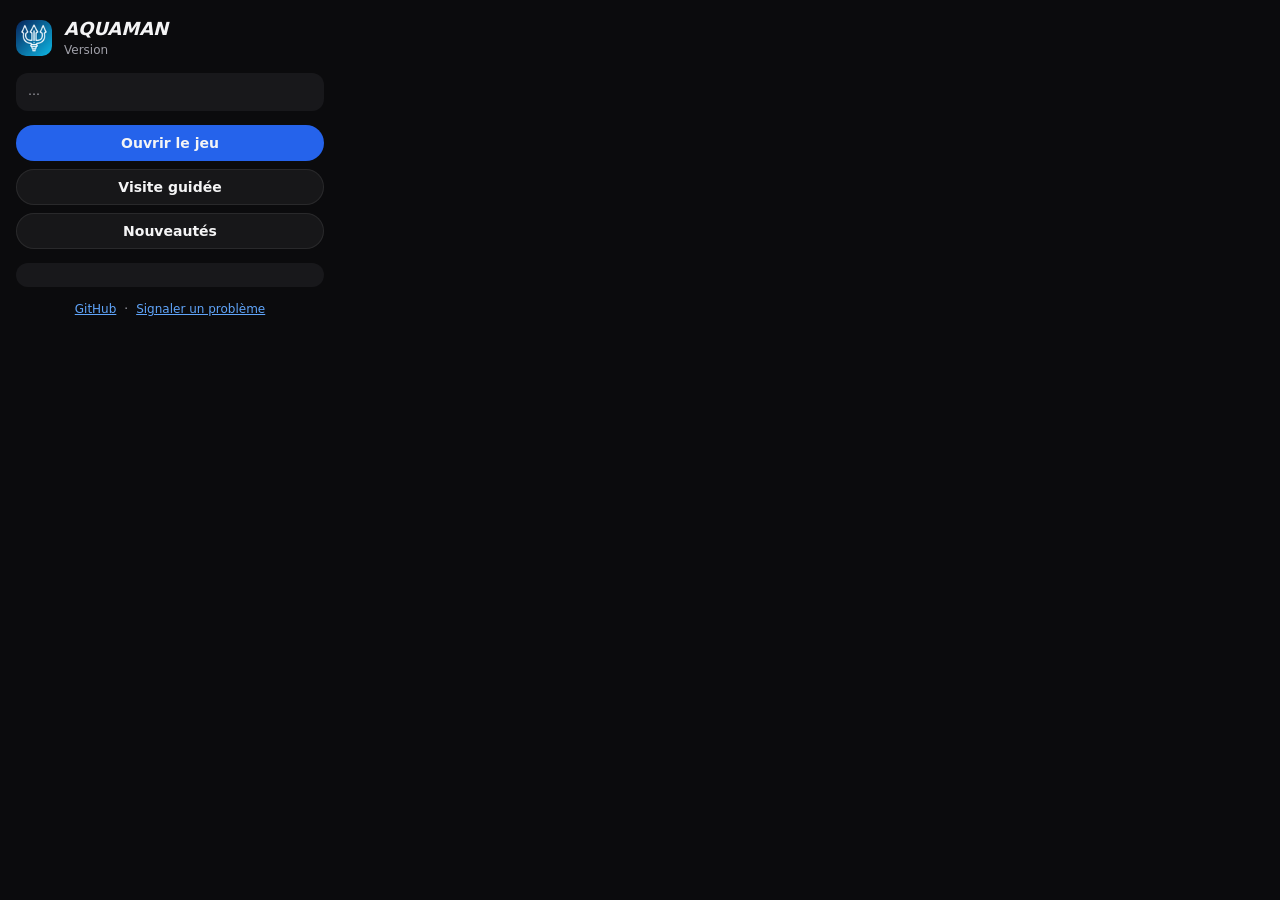
<file: aquaman-chromium/src/popup/popup.html>
<!doctype html>
<html lang="fr">
  <head>
    <meta charset="utf-8" />
    <title>Aquaman</title>
    <link rel="stylesheet" href="popup.css" />
  </head>
  <body>
    <header class="head">
      <img src="../../icons/icon48.png" alt="" width="36" height="36" />
      <div>
        <h1>Aquaman</h1>
        <p class="muted">Version <span id="version"></span></p>
      </div>
    </header>

    <section id="update" class="update" hidden>
      <p><b>Aquaman <span id="update-version"></span> est disponible.</b></p>
      <div class="row">
        <button type="button" id="update-go" class="btn main">Mettre à jour</button>
        <a href="#" id="update-notes" class="link">Voir les nouveautés</a>
      </div>
      <p id="update-help" class="help" hidden></p>
    </section>

    <section class="status">
      <p id="status" class="muted">…</p>
    </section>

    <nav class="actions">
      <button type="button" class="btn main" data-open="/jeu">Ouvrir le jeu</button>
      <button type="button" class="btn" data-open="/jeu#aqm-visite">Visite guidée</button>
      <button type="button" class="btn" data-open="/jeu#aqm-nouveautes">Nouveautés</button>
    </nav>

    <!-- The same settings as "Plus › Réglages" on the site (SETTINGS in src/lib/aquaman.js), filled by popup.js. -->
    <section class="settings" id="settings"></section>

    <footer class="foot">
      <a href="#" data-open="https://github.com/A-Finch13/Poseidon-TCG">GitHub</a>
      <span>·</span>
      <a href="#" data-open="https://github.com/A-Finch13/Poseidon-TCG/issues">Signaler un problème</a>
    </footer>

    <script type="module" src="popup.js"></script>
  </body>
</html>
</file>
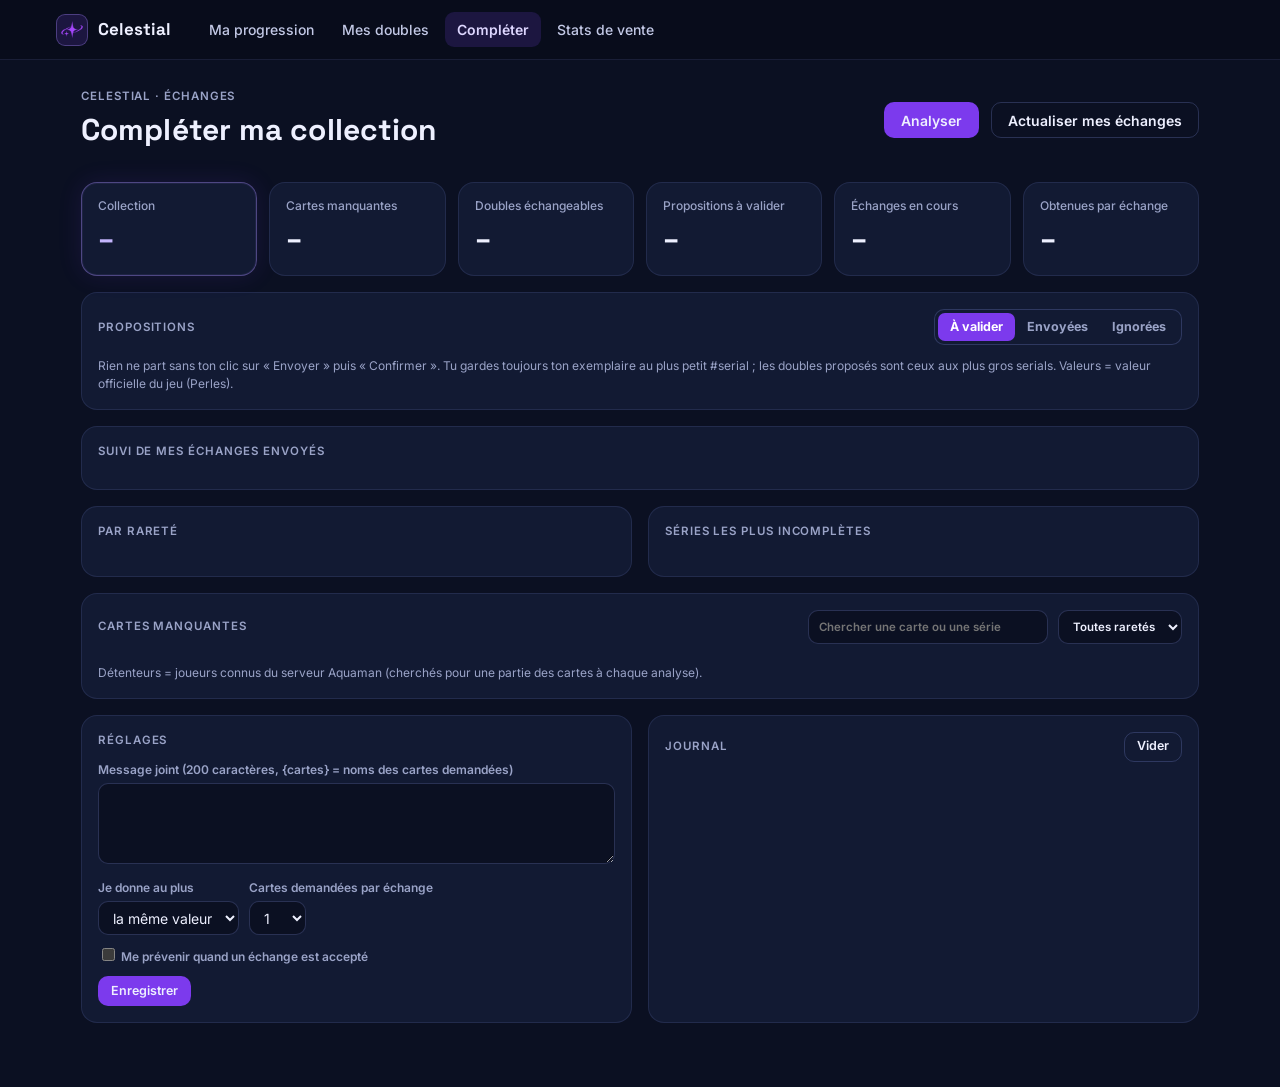
<file: aquaman-perso/src/pages/completer.html>
<!doctype html>
<html lang="fr">
<head>
<meta charset="utf-8">
<title>Compléter ma collection · Celestial</title>
<link rel="icon" href="../../icons/icon48.png">
<style>
  :root { color-scheme:dark; --bg:#0b0b0d; --panel:#18181b; --panel2:#202024; --line:rgba(255,255,255,.08); --line2:rgba(255,255,255,.14); --txt:#f4f4f5; --mut:#a1a1aa; --acc:#a78bfa; --blue:#7c3aed; --ok:#22c55e; --bad:#f87171; --sim:#fbbf24; }
  * { box-sizing:border-box; }
  body { margin:0; background:var(--bg); color:var(--txt); font:14px/1.45 system-ui, -apple-system, "Segoe UI", sans-serif; }
  a { color:var(--acc); text-decoration:none; } a:hover { text-decoration:underline; }
  .wrap { max-width:1150px; margin:0 auto; padding:28px 16px 48px; }
  header { display:flex; flex-wrap:wrap; align-items:center; gap:10px 12px; margin-bottom:20px; }
  header img { width:40px; height:40px; border-radius:12px; }
  header .t { flex:1; min-width:220px; }
  .kick { font-size:11px; font-weight:800; letter-spacing:.14em; text-transform:uppercase; color:var(--acc); }
  header h1 { margin:0; font-size:24px; font-weight:900; font-style:italic; text-transform:uppercase; }
  .statusline { width:100%; color:var(--mut); font-size:13px; }
  .statusline.run { color:var(--sim); } .statusline.err { color:var(--bad); }
  .bar { height:6px; border-radius:99px; background:var(--panel2); overflow:hidden; margin-top:6px; }
  .bar i { display:block; height:100%; background:var(--blue); }
  button { height:36px; padding:0 16px; border:1px solid transparent; border-radius:999px; background:var(--blue); color:#fff; font:inherit; font-weight:750; cursor:pointer; }
  button.ghost { background:rgba(255,255,255,.05); border-color:var(--line2); color:var(--txt); }
  button.small { height:30px; padding:0 12px; font-size:12.5px; }
  button.ok { background:#15803d; } button.armed { background:#ea580c; }
  button:disabled { opacity:.5; cursor:default; }
  button:hover:not(:disabled) { filter:brightness(1.12); }
  .card { background:var(--panel); border:1px solid var(--line); border-radius:16px; padding:16px; margin-bottom:16px; }
  .card h2 { margin:0 0 12px; font-size:11px; text-transform:uppercase; letter-spacing:.14em; color:var(--acc); font-weight:800; display:flex; align-items:center; gap:10px; flex-wrap:wrap; }
  .card h2 .sp { flex:1; }
  .tiles { display:grid; grid-template-columns:repeat(auto-fit, minmax(170px, 1fr)); gap:12px; margin-bottom:16px; }
  .tile { background:var(--panel); border:1px solid var(--line); border-radius:16px; padding:14px 16px; }
  .tile .lab { color:var(--mut); font-size:12px; font-weight:600; }
  .tile .val { font-size:28px; font-weight:900; font-variant-numeric:tabular-nums; margin-top:2px; }
  .tile .sub { color:var(--mut); font-size:12px; margin-top:2px; }
  .tile.hero { background:linear-gradient(135deg, rgba(124,58,237,.22), rgba(24,24,27,1) 60%); border-color:rgba(167,139,250,.3); }
  .tile.hero .val { color:#ddd6fe; }
  .seg { display:inline-flex; padding:3px; border:1px solid var(--line2); border-radius:999px; background:var(--panel2); }
  .seg button { height:28px; padding:0 12px; background:transparent; color:var(--mut); border:0; font-weight:700; font-size:12.5px; }
  .seg button.on { background:var(--blue); color:#fff; }
  .tablewrap { overflow-x:auto; }
  table { width:100%; border-collapse:collapse; font-variant-numeric:tabular-nums; }
  th, td { padding:7px 8px; border-bottom:1px solid var(--line); text-align:right; white-space:nowrap; }
  th { color:var(--mut); font-weight:700; font-size:12px; }
  th:first-child, td:first-child { text-align:left; }
  td.l { text-align:left; white-space:normal; }
  .R-N { color:#cbd5e1; } .R-R { color:#60a5fa; } .R-SR { color:#c084fc; } .R-SSR { color:#fbbf24; } .R-UR { color:#f87171; } .R-SEC { color:#f472b6; }
  .muted { color:var(--mut); } .note { color:var(--mut); font-size:12px; margin-top:8px; }
  .empty { color:var(--mut); padding:12px 0; }
  .scroll { max-height:460px; overflow:auto; }
  .prop { border:1px solid var(--line); border-radius:14px; padding:12px; margin-bottom:10px; background:var(--panel2); }
  .prop .top { display:flex; flex-wrap:wrap; align-items:center; gap:8px; margin-bottom:8px; }
  .prop .who { font-weight:800; font-size:15px; }
  .pill { font-size:11px; font-weight:800; padding:2px 8px; border-radius:99px; border:1px solid var(--line2); color:var(--mut); }
  .pill.ok { color:#86efac; border-color:rgba(34,197,94,.4); } .pill.warn { color:#fde68a; border-color:rgba(251,191,36,.4); } .pill.bad { color:#fecaca; border-color:rgba(248,113,113,.4); } .pill.blue { color:#ddd6fe; border-color:rgba(167,139,250,.4); }
  .sides { display:grid; grid-template-columns:1fr auto 1fr; gap:10px; align-items:start; }
  .side h3 { margin:0 0 6px; font-size:11px; letter-spacing:.12em; text-transform:uppercase; color:var(--mut); }
  .side h3 b { color:var(--txt); }
  .arrow { align-self:center; font-size:20px; color:var(--mut); }
  .cards { display:flex; flex-wrap:wrap; gap:6px; }
  .cc { width:92px; background:var(--panel); border:1px solid var(--line); border-radius:10px; padding:4px; font-size:11px; line-height:1.25; }
  .cc img { width:100%; aspect-ratio:5/7; object-fit:cover; border-radius:7px; background:#111; display:block; }
  .cc .n { font-weight:700; overflow:hidden; text-overflow:ellipsis; white-space:nowrap; margin-top:3px; }
  .cc .m { color:var(--mut); }
  .actions { display:flex; gap:8px; margin-top:10px; flex-wrap:wrap; align-items:center; }
  .err { color:var(--bad); font-size:12.5px; }
  .serie { display:grid; grid-template-columns:1fr 70px; gap:8px; align-items:center; padding:5px 0; border-bottom:1px solid var(--line); }
  .serie .bar { margin-top:4px; }
  .grid2 { display:grid; grid-template-columns:1fr 1fr; gap:16px; }
  .field { height:34px; border-radius:10px; border:1px solid var(--line2); background:var(--panel2); color:var(--txt); padding:0 10px; font:inherit; }
  textarea.field { height:auto; padding:8px 10px; width:100%; resize:vertical; }
  label.lab { display:block; color:var(--mut); font-size:12px; font-weight:600; margin:10px 0 4px; }
  .row { display:flex; gap:10px; flex-wrap:wrap; align-items:center; }
  .log div { padding:3px 0; border-bottom:1px solid var(--line); font-size:12.5px; }
  .log .err2 { color:var(--bad); }
  @media (max-width:800px) { .sides { grid-template-columns:1fr; } .arrow { display:none; } .grid2 { grid-template-columns:1fr; } }
</style>
<link rel="stylesheet" href="../ui/celestial.css">
<link rel="stylesheet" href="../ui/pages.css">
</head>
<body>
<div class="wrap">
  <header>
    <img src="../../icons/icon48.png" alt="">
    <div class="t"><div class="kick">Celestial · Échanges</div><h1>Compléter ma collection</h1></div>
    <button id="scan">Analyser</button>
    <button id="refresh" class="ghost">Actualiser mes échanges</button>
    <div class="statusline" id="status"></div>
  </header>

  <div class="tiles">
    <div class="tile hero"><div class="lab">Collection</div><div class="val" id="kColl">–</div><div class="sub" id="kCollSub"></div></div>
    <div class="tile"><div class="lab">Cartes manquantes</div><div class="val" id="kMiss">–</div><div class="sub" id="kMissSub"></div></div>
    <div class="tile"><div class="lab">Doubles échangeables</div><div class="val" id="kDup">–</div><div class="sub" id="kDupSub"></div></div>
    <div class="tile"><div class="lab">Propositions à valider</div><div class="val" id="kTodo">–</div><div class="sub" id="kTodoSub"></div></div>
    <div class="tile"><div class="lab">Échanges en cours</div><div class="val" id="kOpen">–</div><div class="sub" id="kOpenSub"></div></div>
    <div class="tile"><div class="lab">Obtenues par échange</div><div class="val" id="kGot">–</div><div class="sub" id="kGotSub"></div></div>
  </div>

  <div class="card">
    <h2>Propositions <span class="sp"></span>
      <span class="seg" id="propTab">
        <button data-v="todo" class="on">À valider</button>
        <button data-v="sent">Envoyées</button>
        <button data-v="ignored">Ignorées</button>
      </span>
    </h2>
    <div id="props"></div>
    <div class="note">Rien ne part sans ton clic sur « Envoyer » puis « Confirmer ». Tu gardes toujours ton exemplaire au plus petit #serial ; les doubles proposés sont ceux aux plus gros serials. Valeurs = valeur officielle du jeu (Perles).</div>
  </div>

  <div class="card">
    <h2>Suivi de mes échanges envoyés</h2>
    <div class="tablewrap scroll"><table id="sent"></table></div>
  </div>

  <div class="grid2">
    <div class="card">
      <h2>Par rareté</h2>
      <div class="tablewrap"><table id="rarity"></table></div>
      <div class="note" id="rarNote"></div>
    </div>
    <div class="card">
      <h2>Séries les plus incomplètes</h2>
      <div class="scroll" id="series"></div>
    </div>
  </div>

  <div class="card">
    <h2>Cartes manquantes <span class="sp"></span>
      <input id="q" class="field" placeholder="Chercher une carte ou une série" style="width:240px">
      <select id="rf" class="field"><option value="">Toutes raretés</option></select>
    </h2>
    <div class="tablewrap scroll"><table id="missing"></table></div>
    <div class="note">Détenteurs = joueurs connus du serveur Aquaman (cherchés pour une partie des cartes à chaque analyse).</div>
  </div>

  <div class="grid2">
    <div class="card">
      <h2>Réglages</h2>
      <label class="lab" for="msg">Message joint (200 caractères, {cartes} = noms des cartes demandées)</label>
      <textarea id="msg" class="field" rows="3" maxlength="200"></textarea>
      <div class="row">
        <div><label class="lab" for="over">Je donne au plus</label>
          <select id="over" class="field"><option value="0">la même valeur</option><option value="0.1">+10 %</option><option value="0.2">+20 %</option><option value="0.3">+30 %</option><option value="0.5">+50 %</option></select></div>
        <div><label class="lab" for="maxTake">Cartes demandées par échange</label>
          <select id="maxTake" class="field"><option>1</option><option>2</option><option>3</option><option>4</option><option>6</option><option>10</option></select></div>
      </div>
      <label class="lab"><input type="checkbox" id="notify"> Me prévenir quand un échange est accepté</label>
      <div class="row" style="margin-top:10px"><button id="save" class="small">Enregistrer</button><span id="saved" class="muted"></span></div>
    </div>
    <div class="card">
      <h2>Journal <span class="sp"></span><button id="clear" class="ghost small">Vider</button></h2>
      <div class="log scroll" id="log"></div>
    </div>
  </div>
</div>
<script type="module" src="../ui/pages-nav.js"></script>
<script type="module" src="completer.js"></script>
</body>
</html>
</file>
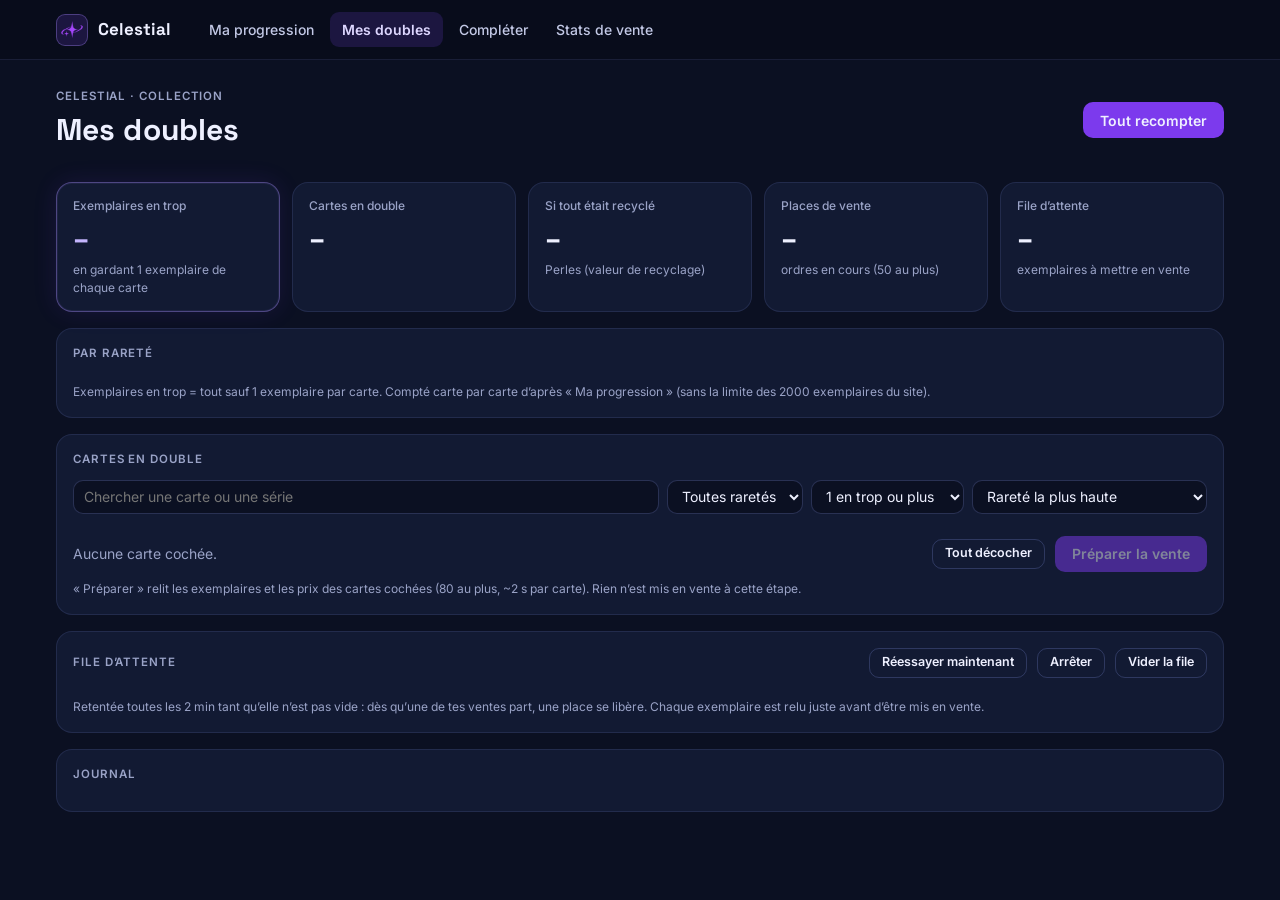
<file: aquaman-perso/src/pages/doubles.html>
<!doctype html>
<html lang="fr">
<head>
<meta charset="utf-8">
<title>Mes doubles · Celestial</title>
<link rel="icon" href="../../icons/icon48.png">
<style>
  :root { color-scheme:dark; --bg:#0b0b0d; --panel:#18181b; --panel2:#202024; --line:rgba(255,255,255,.08); --line2:rgba(255,255,255,.14); --txt:#f4f4f5; --mut:#a1a1aa; --acc:#a78bfa; --blue:#7c3aed; --ok:#22c55e; --bad:#f87171; --sim:#fbbf24; }
  * { box-sizing:border-box; }
  body { margin:0; background:var(--bg); color:var(--txt); font:14px/1.45 system-ui, -apple-system, "Segoe UI", sans-serif; }
  a { color:var(--acc); text-decoration:none; } a:hover { text-decoration:underline; }
  .wrap { max-width:1200px; margin:0 auto; padding:28px 16px 48px; }
  header { display:flex; flex-wrap:wrap; align-items:center; gap:10px 12px; margin-bottom:20px; }
  header img { width:40px; height:40px; border-radius:12px; }
  header .t { flex:1; min-width:220px; }
  .kick { font-size:11px; font-weight:800; letter-spacing:.14em; text-transform:uppercase; color:var(--acc); }
  header h1 { margin:0; font-size:24px; font-weight:900; font-style:italic; text-transform:uppercase; }
  .statusline { width:100%; color:var(--mut); font-size:13px; }
  .statusline.run { color:var(--sim); } .statusline.err { color:var(--bad); }
  button { height:36px; padding:0 16px; border:1px solid transparent; border-radius:999px; background:var(--blue); color:#fff; font:inherit; font-weight:750; cursor:pointer; }
  button.ghost { background:rgba(255,255,255,.05); border-color:var(--line2); color:var(--txt); }
  button:disabled { opacity:.5; cursor:default; }
  button:hover:not(:disabled) { filter:brightness(1.12); }
  .card { background:var(--panel); border:1px solid var(--line); border-radius:16px; padding:16px; margin-bottom:16px; }
  .card h2 { margin:0 0 12px; font-size:11px; text-transform:uppercase; letter-spacing:.14em; color:var(--acc); font-weight:800; display:flex; align-items:center; gap:10px; flex-wrap:wrap; }
  .card h2 .sp { flex:1; }
  .tiles { display:grid; grid-template-columns:repeat(auto-fit, minmax(170px, 1fr)); gap:12px; margin-bottom:16px; }
  .tile { background:var(--panel); border:1px solid var(--line); border-radius:16px; padding:14px 16px; }
  .tile .lab { color:var(--mut); font-size:12px; font-weight:600; }
  .tile .val { font-size:28px; font-weight:900; font-variant-numeric:tabular-nums; margin-top:2px; }
  .tile .sub { color:var(--mut); font-size:12px; margin-top:2px; }
  .tile.hero { background:linear-gradient(135deg, rgba(124,58,237,.22), rgba(24,24,27,1) 60%); border-color:rgba(167,139,250,.3); }
  .tile.hero .val { color:#ddd6fe; }
  .bar { height:8px; border-radius:99px; background:var(--panel2); overflow:hidden; min-width:90px; }
  .bar i { display:block; height:100%; background:var(--blue); border-radius:99px; }
  .bar.done i { background:var(--ok); }
  .tablewrap { overflow-x:auto; }
  table { width:100%; border-collapse:collapse; font-variant-numeric:tabular-nums; }
  th, td { padding:7px 8px; border-bottom:1px solid var(--line); text-align:right; white-space:nowrap; vertical-align:middle; }
  th { color:var(--mut); font-weight:700; font-size:12px; }
  th:first-child, td:first-child { text-align:left; }
  td.l { text-align:left; white-space:normal; }
  td.w { width:30%; }
  tr.total td { font-weight:800; border-top:2px solid var(--line2); }
  .R-N { color:#cbd5e1; } .R-R { color:#60a5fa; } .R-SR { color:#c084fc; } .R-SSR { color:#fbbf24; } .R-UR { color:#f87171; } .R-SEC { color:#f472b6; }
  .muted { color:var(--mut); } .note { color:var(--mut); font-size:12px; margin-top:8px; }
  .up { color:#86efac; }
  .empty { color:var(--mut); padding:12px 0; }
  .controls { display:flex; flex-wrap:wrap; gap:8px; margin-bottom:10px; }
  .field { height:34px; border-radius:10px; border:1px solid var(--line2); background:var(--panel2); color:var(--txt); padding:0 10px; font:inherit; }
  .chips { display:flex; flex-wrap:wrap; gap:4px; justify-content:flex-start; }
  .chip { font-size:11.5px; font-weight:700; padding:1px 7px; border-radius:99px; border:1px solid var(--line2); white-space:nowrap; }
  .chip.full { opacity:.45; }
  tr.srow { cursor:pointer; } tr.srow:hover td { background:rgba(255,255,255,.03); }
  tr.detail td { background:var(--panel2); }
  .miss { display:flex; flex-wrap:wrap; gap:6px; padding:4px 0; }
  .cc { width:96px; font-size:11px; line-height:1.25; }
  .cc img { width:100%; aspect-ratio:5/7; object-fit:cover; border-radius:8px; background:#111; display:block; }
  .cc .n { font-weight:700; overflow:hidden; text-overflow:ellipsis; white-space:nowrap; margin-top:3px; }
  .pill { font-size:11px; font-weight:800; padding:2px 8px; border-radius:99px; border:1px solid rgba(34,197,94,.4); color:#86efac; }
  .pill.warn { color:#fde68a; border-color:rgba(251,191,36,.4); }
  .chart svg { width:100%; height:200px; display:block; }
  .scroll { max-height:640px; overflow:auto; }

  button.small { height:30px; padding:0 12px; font-size:12.5px; }
  button.armed { background:#ea580c; }
  button.ok { background:#15803d; }
  .scroll { max-height:560px; overflow:auto; }
  td.c, th.c { text-align:center; width:34px; }
  input[type=checkbox] { width:16px; height:16px; accent-color:#7c3aed; cursor:pointer; }
  .num { width:84px; height:30px; text-align:right; }
  .thumb { width:30px; height:42px; object-fit:cover; border-radius:5px; background:#111; vertical-align:middle; margin-right:8px; }
  .namecell { display:flex; align-items:center; }
  .bottom { display:flex; flex-wrap:wrap; gap:10px; align-items:center; margin-top:12px; }
  .bottom .sp { flex:1; }
  .log div { padding:3px 0; border-bottom:1px solid var(--line); font-size:12.5px; }
  .log .error { color:var(--bad); } .log .sold { color:#86efac; } .log .skip { color:var(--mut); }
  .warn { color:var(--sim); font-size:12.5px; }
  tr.sel td { background:rgba(124,58,237,.08); }
</style>
<link rel="stylesheet" href="../ui/celestial.css">
<link rel="stylesheet" href="../ui/pages.css">
</head>
<body>
<div class="wrap">
  <header>
    <img src="../../icons/icon48.png" alt="">
    <div class="t"><div class="kick">Celestial · Collection</div><h1>Mes doubles</h1></div>
    <button id="recount">Tout recompter</button>
    <button id="toProgression" class="ghost">← Ma progression</button>
    <div class="statusline" id="status"></div>
  </header>

  <div class="tiles">
    <div class="tile hero"><div class="lab">Exemplaires en trop</div><div class="val" id="kExtra">–</div><div class="sub">en gardant 1 exemplaire de chaque carte</div></div>
    <div class="tile"><div class="lab">Cartes en double</div><div class="val" id="kCards">–</div><div class="sub" id="kCardsSub"></div></div>
    <div class="tile"><div class="lab">Si tout était recyclé</div><div class="val" id="kRecy">–</div><div class="sub">Perles (valeur de recyclage)</div></div>
    <div class="tile"><div class="lab">Places de vente</div><div class="val" id="kSlots">–</div><div class="sub" id="kSlotsSub">ordres en cours (50 au plus)</div></div>
    <div class="tile"><div class="lab">File d’attente</div><div class="val" id="kQueue">–</div><div class="sub">exemplaires à mettre en vente</div></div>
  </div>

  <div class="card">
    <h2>Par rareté</h2>
    <div class="tablewrap"><table id="rarity"></table></div>
    <div class="note">Exemplaires en trop = tout sauf 1 exemplaire par carte. Compté carte par carte d’après « Ma progression » (sans la limite des 2000 exemplaires du site).</div>
  </div>

  <div class="card">
    <h2>Cartes en double <span class="sp"></span><span class="muted" id="listCount"></span></h2>
    <div class="controls">
      <input id="q" class="field" placeholder="Chercher une carte ou une série" style="flex:1;min-width:200px">
      <select id="r" class="field"><option value="">Toutes raretés</option></select>
      <select id="min" class="field">
        <option value="1">1 en trop ou plus</option>
        <option value="2">2 en trop ou plus</option>
        <option value="3">3 en trop ou plus</option>
        <option value="5">5 en trop ou plus</option>
      </select>
      <select id="sort" class="field">
        <option value="rarity">Rareté la plus haute</option>
        <option value="extra">Le plus d’exemplaires en trop</option>
        <option value="az">A → Z</option>
        <option value="series">Par série</option>
      </select>
    </div>
    <div class="tablewrap scroll"><table id="list"></table></div>
    <div class="bottom">
      <span id="selInfo" class="muted">Aucune carte cochée.</span><span class="sp"></span>
      <button id="clearSel" class="ghost small">Tout décocher</button>
      <button id="prepare" disabled>Préparer la vente</button>
    </div>
    <div class="note">« Préparer » relit les exemplaires et les prix des cartes cochées (80 au plus, ~2 s par carte). Rien n’est mis en vente à cette étape.</div>
  </div>

  <div class="card" id="planCard" hidden>
    <h2>Vente à valider <span class="sp"></span><span class="muted" id="planAt"></span></h2>
    <div class="tablewrap scroll"><table id="plan"></table></div>
    <div class="bottom">
      <span id="planInfo"></span><span class="sp"></span>
      <button id="planClear" class="ghost small">Vider</button>
      <button id="sell" class="ok">Mettre en vente</button>
    </div>
    <div class="note">On garde toujours l’exemplaire au plus petit #serial ; on vend les plus gros serials d’abord. Exemplaires bloqués, liés, protégés ou déjà en vente : jamais touchés. Prix conseillé = vente la moins chère des autres − 1, jamais sous 70 % du prix de référence (médiane des ventes récentes ou estimation du site). Commission du marché : 5 %. Ce qui dépasse les 50 places part en file d’attente.</div>
  </div>

  <div class="card">
    <h2>File d’attente <span class="sp"></span>
      <button id="runNow" class="ghost small">Réessayer maintenant</button>
      <button id="stop" class="ghost small">Arrêter</button>
      <button id="clearQueue" class="ghost small">Vider la file</button>
    </h2>
    <div class="tablewrap"><table id="queue"></table></div>
    <div class="note">Retentée toutes les 2 min tant qu’elle n’est pas vide : dès qu’une de tes ventes part, une place se libère. Chaque exemplaire est relu juste avant d’être mis en vente.</div>
  </div>

  <div class="card">
    <h2>Journal</h2>
    <div class="log scroll" id="log"></div>
  </div>
</div>
<script type="module" src="../ui/pages-nav.js"></script>
<script type="module" src="doubles.js"></script>
</body>
</html>
</file>
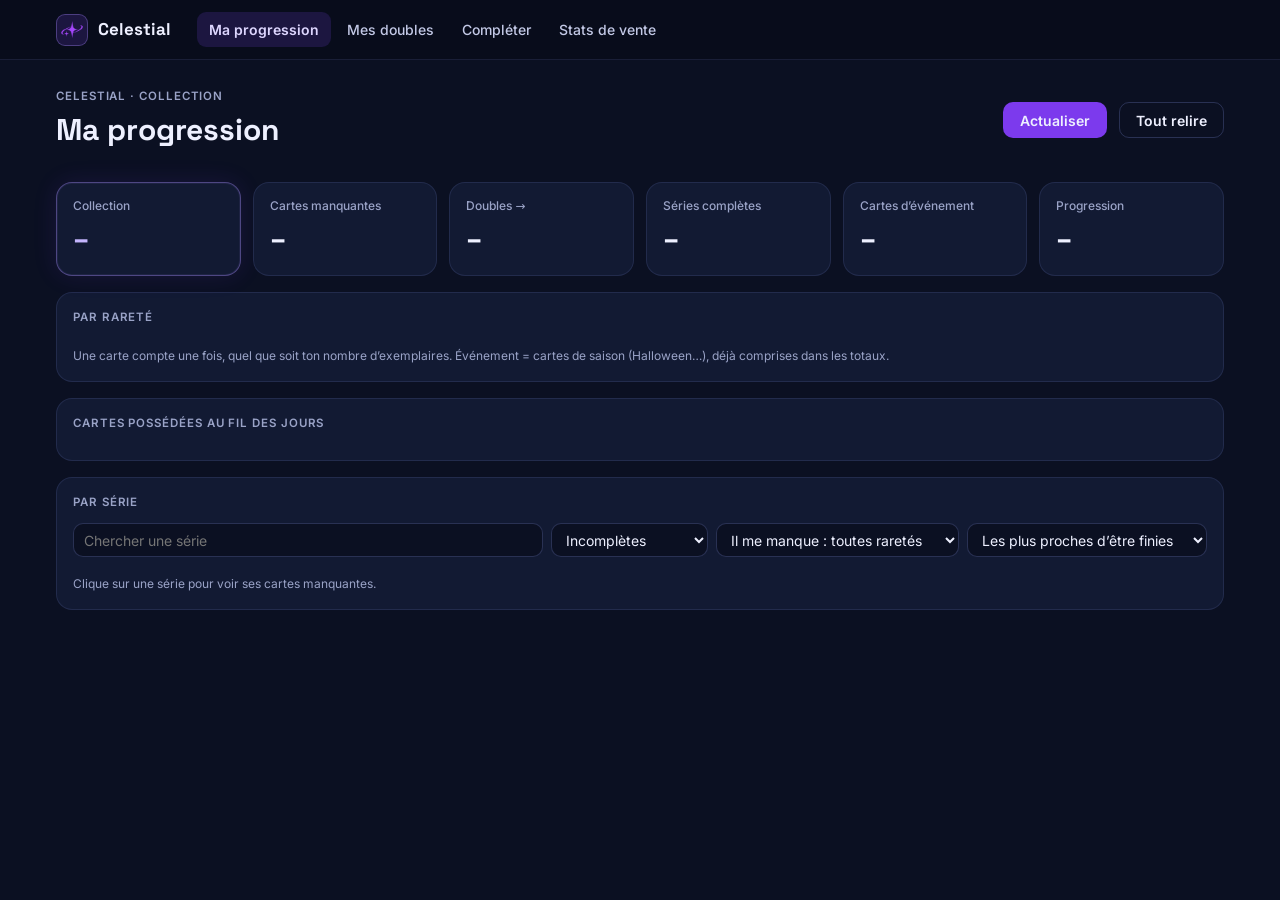
<file: aquaman-perso/src/pages/progression.html>
<!doctype html>
<html lang="fr">
<head>
<meta charset="utf-8">
<title>Ma progression · Celestial</title>
<link rel="icon" href="../../icons/icon48.png">
<style>
  :root { color-scheme:dark; --bg:#0b0b0d; --panel:#18181b; --panel2:#202024; --line:rgba(255,255,255,.08); --line2:rgba(255,255,255,.14); --txt:#f4f4f5; --mut:#a1a1aa; --acc:#a78bfa; --blue:#7c3aed; --ok:#22c55e; --bad:#f87171; --sim:#fbbf24; }
  * { box-sizing:border-box; }
  body { margin:0; background:var(--bg); color:var(--txt); font:14px/1.45 system-ui, -apple-system, "Segoe UI", sans-serif; }
  a { color:var(--acc); text-decoration:none; } a:hover { text-decoration:underline; }
  .wrap { max-width:1200px; margin:0 auto; padding:28px 16px 48px; }
  header { display:flex; flex-wrap:wrap; align-items:center; gap:10px 12px; margin-bottom:20px; }
  header img { width:40px; height:40px; border-radius:12px; }
  header .t { flex:1; min-width:220px; }
  .kick { font-size:11px; font-weight:800; letter-spacing:.14em; text-transform:uppercase; color:var(--acc); }
  header h1 { margin:0; font-size:24px; font-weight:900; font-style:italic; text-transform:uppercase; }
  .statusline { width:100%; color:var(--mut); font-size:13px; }
  .statusline.run { color:var(--sim); } .statusline.err { color:var(--bad); }
  button { height:36px; padding:0 16px; border:1px solid transparent; border-radius:999px; background:var(--blue); color:#fff; font:inherit; font-weight:750; cursor:pointer; }
  button.ghost { background:rgba(255,255,255,.05); border-color:var(--line2); color:var(--txt); }
  button:disabled { opacity:.5; cursor:default; }
  button:hover:not(:disabled) { filter:brightness(1.12); }
  .card { background:var(--panel); border:1px solid var(--line); border-radius:16px; padding:16px; margin-bottom:16px; }
  .card h2 { margin:0 0 12px; font-size:11px; text-transform:uppercase; letter-spacing:.14em; color:var(--acc); font-weight:800; display:flex; align-items:center; gap:10px; flex-wrap:wrap; }
  .card h2 .sp { flex:1; }
  .tiles { display:grid; grid-template-columns:repeat(auto-fit, minmax(170px, 1fr)); gap:12px; margin-bottom:16px; }
  .tile { background:var(--panel); border:1px solid var(--line); border-radius:16px; padding:14px 16px; }
  .tile .lab { color:var(--mut); font-size:12px; font-weight:600; }
  .tile .val { font-size:28px; font-weight:900; font-variant-numeric:tabular-nums; margin-top:2px; }
  .tile .sub { color:var(--mut); font-size:12px; margin-top:2px; }
  .tile.hero { background:linear-gradient(135deg, rgba(124,58,237,.22), rgba(24,24,27,1) 60%); border-color:rgba(167,139,250,.3); }
  .tile.hero .val { color:#ddd6fe; }
  .bar { height:8px; border-radius:99px; background:var(--panel2); overflow:hidden; min-width:90px; }
  .bar i { display:block; height:100%; background:var(--blue); border-radius:99px; }
  .bar.done i { background:var(--ok); }
  .tablewrap { overflow-x:auto; }
  table { width:100%; border-collapse:collapse; font-variant-numeric:tabular-nums; }
  th, td { padding:7px 8px; border-bottom:1px solid var(--line); text-align:right; white-space:nowrap; vertical-align:middle; }
  th { color:var(--mut); font-weight:700; font-size:12px; }
  th:first-child, td:first-child { text-align:left; }
  td.l { text-align:left; white-space:normal; }
  td.w { width:30%; }
  tr.total td { font-weight:800; border-top:2px solid var(--line2); }
  .R-N { color:#cbd5e1; } .R-R { color:#60a5fa; } .R-SR { color:#c084fc; } .R-SSR { color:#fbbf24; } .R-UR { color:#f87171; } .R-SEC { color:#f472b6; }
  .muted { color:var(--mut); } .note { color:var(--mut); font-size:12px; margin-top:8px; }
  .up { color:#86efac; }
  .empty { color:var(--mut); padding:12px 0; }
  .controls { display:flex; flex-wrap:wrap; gap:8px; margin-bottom:10px; }
  .field { height:34px; border-radius:10px; border:1px solid var(--line2); background:var(--panel2); color:var(--txt); padding:0 10px; font:inherit; }
  .chips { display:flex; flex-wrap:wrap; gap:4px; justify-content:flex-start; }
  .chip { font-size:11.5px; font-weight:700; padding:1px 7px; border-radius:99px; border:1px solid var(--line2); white-space:nowrap; }
  .chip.full { opacity:.45; }
  tr.srow { cursor:pointer; } tr.srow:hover td { background:rgba(255,255,255,.03); }
  tr.detail td { background:var(--panel2); }
  .miss { display:flex; flex-wrap:wrap; gap:6px; padding:4px 0; }
  .cc { width:96px; font-size:11px; line-height:1.25; }
  .cc img { width:100%; aspect-ratio:5/7; object-fit:cover; border-radius:8px; background:#111; display:block; }
  .cc .n { font-weight:700; overflow:hidden; text-overflow:ellipsis; white-space:nowrap; margin-top:3px; }
  .pill { font-size:11px; font-weight:800; padding:2px 8px; border-radius:99px; border:1px solid rgba(34,197,94,.4); color:#86efac; }
  .pill.warn { color:#fde68a; border-color:rgba(251,191,36,.4); }
  .chart svg { width:100%; height:200px; display:block; }
  .scroll { max-height:640px; overflow:auto; }
</style>
<link rel="stylesheet" href="../ui/celestial.css">
<link rel="stylesheet" href="../ui/pages.css">
</head>
<body>
<div class="wrap">
  <header>
    <img src="../../icons/icon48.png" alt="">
    <div class="t"><div class="kick">Celestial · Collection</div><h1>Ma progression</h1></div>
    <button id="refresh">Actualiser</button>
    <button id="full" class="ghost" title="Relit toutes les séries, même celles qui n’ont pas bougé">Tout relire</button>
    <button id="doubles" class="ghost">Mes doubles →</button>
    <button id="completer" class="ghost">Compléter ma collection →</button>
    <div class="statusline" id="status"></div>
  </header>

  <div class="tiles">
    <div class="tile hero"><div class="lab">Collection</div><div class="val" id="kPct">–</div><div class="sub" id="kPctSub"></div></div>
    <div class="tile"><div class="lab">Cartes manquantes</div><div class="val" id="kMiss">–</div><div class="sub" id="kMissSub"></div></div>
    <div class="tile" id="dupTile" style="cursor:pointer" title="Voir et vendre mes doubles"><div class="lab">Doubles →</div><div class="val" id="kDup">–</div><div class="sub" id="kDupSub"></div></div>
    <div class="tile"><div class="lab">Séries complètes</div><div class="val" id="kSer">–</div><div class="sub" id="kSerSub"></div></div>
    <div class="tile"><div class="lab">Cartes d’événement</div><div class="val" id="kEv">–</div><div class="sub" id="kEvSub"></div></div>
    <div class="tile"><div class="lab">Progression</div><div class="val" id="kGain">–</div><div class="sub" id="kGainSub"></div></div>
  </div>

  <div class="card" id="claimCard" hidden>
    <h2>Albums complets à réclamer</h2>
    <div id="claim"></div>
  </div>

  <div class="card">
    <h2>Par rareté</h2>
    <div class="tablewrap"><table id="rarity"></table></div>
    <div class="note">Une carte compte une fois, quel que soit ton nombre d’exemplaires. Événement = cartes de saison (Halloween…), déjà comprises dans les totaux.</div>
  </div>

  <div class="card">
    <h2>Cartes possédées au fil des jours</h2>
    <div class="chart" id="chart"></div>
  </div>

  <div class="card">
    <h2>Par série <span class="sp"></span><span class="muted" id="serCount"></span></h2>
    <div class="controls">
      <input id="q" class="field" placeholder="Chercher une série" style="flex:1;min-width:200px">
      <select id="f" class="field">
        <option value="incomplete">Incomplètes</option>
        <option value="all">Toutes</option>
        <option value="complete">Complètes</option>
        <option value="claim">Album à réclamer</option>
      </select>
      <select id="r" class="field"><option value="">Il me manque : toutes raretés</option></select>
      <select id="sort" class="field">
        <option value="near">Les plus proches d’être finies</option>
        <option value="pct">Pourcentage le plus haut</option>
        <option value="missing">Le plus de cartes manquantes</option>
        <option value="size">Les plus grandes séries</option>
        <option value="az">A → Z</option>
      </select>
    </div>
    <div class="tablewrap scroll"><table id="series"></table></div>
    <div class="note">Clique sur une série pour voir ses cartes manquantes.</div>
  </div>
</div>
<script type="module" src="../ui/pages-nav.js"></script>
<script type="module" src="progression.js"></script>
</body>
</html>
</file>
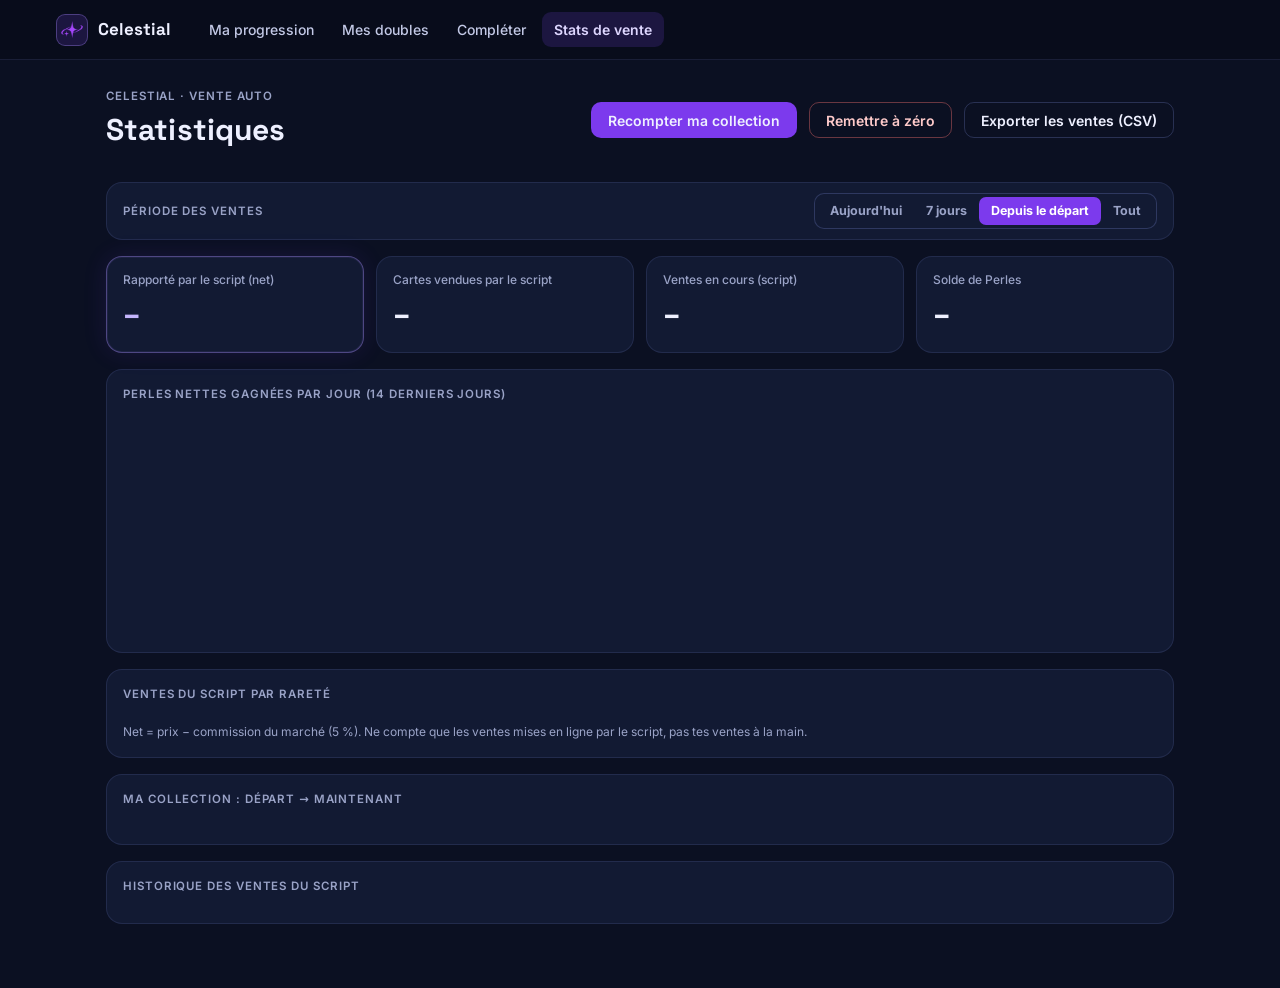
<file: aquaman-perso/src/pages/stats.html>
<!doctype html>
<html lang="fr">
<head>
<meta charset="utf-8">
<title>Statistiques · Celestial</title>
<link rel="icon" href="../../icons/icon48.png">
<style>
  :root { color-scheme:dark; --bg:#0b0b0d; --panel:#18181b; --panel2:#202024; --line:rgba(255,255,255,.08); --line2:rgba(255,255,255,.14); --txt:#f4f4f5; --mut:#a1a1aa; --acc:#a78bfa; --blue:#7c3aed; --ok:#22c55e; --bad:#f87171; --sim:#fbbf24; }
  * { box-sizing:border-box; }
  body { margin:0; background:var(--bg); color:var(--txt); font:14px/1.45 system-ui, -apple-system, "Segoe UI", sans-serif; }
  .wrap { max-width:1100px; margin:0 auto; padding:28px 16px 48px; }
  header { display:flex; flex-wrap:wrap; align-items:center; gap:10px 12px; margin-bottom:20px; }
  header img { width:40px; height:40px; border-radius:12px; }
  header .t { flex:1; min-width:220px; }
  header .kick { font-size:11px; font-weight:800; letter-spacing:.14em; text-transform:uppercase; color:var(--acc); }
  header h1 { margin:0; font-size:24px; font-weight:900; font-style:italic; text-transform:uppercase; }
  header .since { color:var(--mut); font-size:13px; width:100%; }
  button { height:36px; padding:0 16px; border:1px solid transparent; border-radius:999px; background:var(--blue); color:#fff; font:inherit; font-weight:750; cursor:pointer; }
  button.ghost { background:rgba(255,255,255,.05); border-color:var(--line2); color:var(--txt); }
  button.danger { background:transparent; border-color:rgba(248,113,113,.4); color:#fecaca; }
  button:disabled { opacity:.5; cursor:default; }
  button:hover:not(:disabled) { filter:brightness(1.12); }
  .card { background:var(--panel); border:1px solid var(--line); border-radius:16px; padding:16px; margin-bottom:16px; }
  .card h2 { margin:0 0 12px; font-size:11px; text-transform:uppercase; letter-spacing:.14em; color:var(--acc); font-weight:800; display:flex; align-items:center; gap:10px; flex-wrap:wrap; }
  .card h2 .sp { flex:1; }
  .tiles { display:grid; grid-template-columns:repeat(auto-fit, minmax(200px, 1fr)); gap:12px; margin-bottom:16px; }
  .tile { background:var(--panel); border:1px solid var(--line); border-radius:16px; padding:14px 16px; }
  .tile .lab { color:var(--mut); font-size:12px; font-weight:600; }
  .tile .val { font-size:30px; font-weight:900; font-variant-numeric:tabular-nums; margin-top:2px; }
  .tile .sub { color:var(--mut); font-size:12px; margin-top:2px; }
  .tile.hero { background:linear-gradient(135deg, rgba(124,58,237,.22), rgba(24,24,27,1) 60%); border-color:rgba(167,139,250,.3); }
  .tile.hero .val { color:#ddd6fe; }
  .seg { display:inline-flex; padding:3px; border:1px solid var(--line2); border-radius:999px; background:var(--panel2); }
  .seg button { height:28px; padding:0 12px; background:transparent; color:var(--mut); border:0; font-weight:700; font-size:12.5px; }
  .seg button.on { background:var(--blue); color:#fff; }
  .tablewrap { overflow-x:auto; }
  table { width:100%; border-collapse:collapse; font-variant-numeric:tabular-nums; }
  th, td { padding:7px 8px; border-bottom:1px solid var(--line); text-align:right; white-space:nowrap; }
  th { color:var(--mut); font-weight:700; font-size:12px; }
  th:first-child, td:first-child { text-align:left; }
  td.l { text-align:left; white-space:normal; }
  tr.total td { font-weight:800; border-top:2px solid var(--line2); }
  .up { color:#86efac; } .down { color:var(--bad); } .zero { color:var(--mut); }
  .R-N { color:#cbd5e1; } .R-R { color:#60a5fa; } .R-SR { color:#c084fc; } .R-SSR { color:#fbbf24; } .R-UR { color:#f87171; } .R-SEC { color:#f472b6; }
  .muted { color:var(--mut); }
  .note { color:var(--mut); font-size:12px; margin-top:8px; }
  .progress { color:var(--sim); font-size:13px; }
  .chart { position:relative; }
  .chart svg { width:100%; height:220px; display:block; }
  .tip { position:absolute; pointer-events:none; background:#27272a; border:1px solid var(--line2); border-radius:10px; padding:6px 10px; font-size:12px; white-space:nowrap; transform:translate(-50%, -100%); display:none; }
  .scroll { max-height:420px; overflow:auto; }
  .empty { color:var(--mut); padding:12px 0; }
  @media (max-width:600px) { header h1 { font-size:20px; } }
</style>
<link rel="stylesheet" href="../ui/celestial.css">
<link rel="stylesheet" href="../ui/pages.css">
</head>
<body>
<div class="wrap">
  <header>
    <img src="../../icons/icon48.png" alt="">
    <div class="t"><div class="kick">Celestial · Vente auto</div><h1>Statistiques</h1></div>
    <button id="count">Recompter ma collection</button>
    <button id="reset" class="danger">Remettre à zéro</button>
    <button id="csv" class="ghost">Exporter les ventes (CSV)</button>
    <div class="since" id="since"></div>
    <div class="progress" id="progress" hidden></div>
  </header>

  <div class="card" style="padding:10px 16px">
    <h2 style="margin:0">Période des ventes <span class="sp"></span>
      <span class="seg" id="period">
        <button data-p="day">Aujourd'hui</button>
        <button data-p="7d">7 jours</button>
        <button data-p="base" class="on">Depuis le départ</button>
        <button data-p="all">Tout</button>
      </span>
    </h2>
  </div>

  <div class="tiles">
    <div class="tile hero"><div class="lab">Rapporté par le script (net)</div><div class="val" id="kNet">–</div><div class="sub" id="kNetSub"></div></div>
    <div class="tile"><div class="lab">Cartes vendues par le script</div><div class="val" id="kSold">–</div><div class="sub" id="kSoldSub"></div></div>
    <div class="tile"><div class="lab">Ventes en cours (script)</div><div class="val" id="kOpen">–</div><div class="sub" id="kOpenSub"></div></div>
    <div class="tile"><div class="lab">Solde de Perles</div><div class="val" id="kPerles">–</div><div class="sub" id="kPerlesSub"></div></div>
  </div>

  <div class="card">
    <h2>Perles nettes gagnées par jour (14 derniers jours)</h2>
    <div class="chart" id="chart"><svg id="svg" role="img" aria-label="Perles nettes gagnées par jour"></svg><div class="tip" id="tip"></div></div>
  </div>

  <div class="card">
    <h2>Ventes du script par rareté</h2>
    <div class="tablewrap"><table id="byRarity"></table></div>
    <div class="note">Net = prix − commission du marché (5 %). Ne compte que les ventes mises en ligne par le script, pas tes ventes à la main.</div>
  </div>

  <div class="card">
    <h2>Ma collection : départ → maintenant</h2>
    <div class="tablewrap"><table id="collection"></table></div>
    <div class="note" id="collNote"></div>
  </div>

  <div class="card">
    <h2>Historique des ventes du script</h2>
    <div class="scroll"><table id="history"></table></div>
  </div>
</div>
<script type="module" src="../ui/pages-nav.js"></script>
<script type="module" src="stats.js"></script>
</body>
</html>
</file>
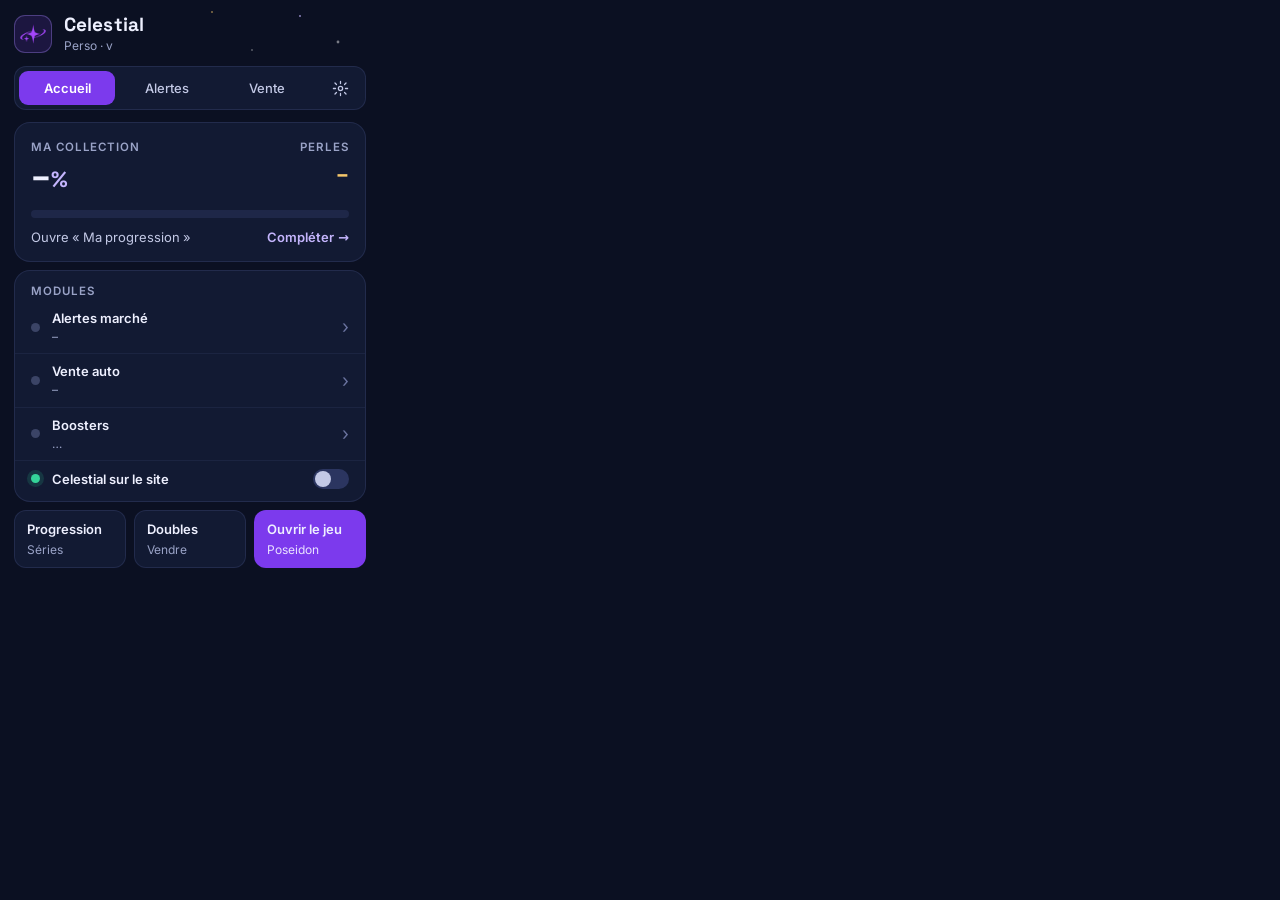
<file: aquaman-perso/src/popup/popup.html>
<!doctype html>
<html lang="fr">
  <head>
    <meta charset="utf-8" />
    <title>Celestial</title>
    <link rel="stylesheet" href="popup.css" />
  </head>
  <body>
    <svg aria-hidden="true" class="stars" width="380" height="110">
      <circle cx="300" cy="16" r="1" fill="#c4b5fd" opacity="0.7"></circle>
      <circle cx="338" cy="42" r="1.4" fill="#fff" opacity="0.45"></circle>
      <circle cx="252" cy="50" r="0.8" fill="#fff" opacity="0.55"></circle>
      <circle cx="212" cy="12" r="1.1" fill="#f5c76b" opacity="0.5"></circle>
      <circle cx="364" cy="84" r="0.9" fill="#fff" opacity="0.4"></circle>
    </svg>

    <header class="head">
      <div class="cel-logo"><img src="../../icons/icon128.png" alt="" width="28" height="28" /></div>
      <div class="grow">
        <h1 class="cel-title">Celestial</h1>
        <p class="muted">Perso · v<span id="version"></span></p>
      </div>
      <span id="headPill" class="pill off" hidden></span>
      <button type="button" id="updPill" class="upd-pill" data-goto="reglages" hidden></button>
    </header>

    <nav class="tabs" role="tablist" aria-label="Sections">
      <button type="button" data-tab="home" class="on">Accueil</button>
      <button type="button" data-tab="alertes">Alertes<span id="alertCount" class="count" hidden></span></button>
      <button type="button" data-tab="vente">Vente</button>
      <button type="button" data-tab="reglages" class="gear" aria-label="Réglages" title="Réglages">
        <svg width="17" height="17" viewBox="0 0 24 24" fill="none" stroke="currentColor" stroke-width="1.8" stroke-linecap="round" aria-hidden="true"><circle cx="12" cy="12" r="3" /><path d="M12 2v3M12 19v3M4.2 4.2l2.1 2.1M17.7 17.7l2.1 2.1M2 12h3M19 12h3M4.2 19.8l2.1-2.1M17.7 6.3l2.1-2.1" /></svg>
      </button>
    </nav>

    <!-- ========== ACCUEIL ========== -->
    <section class="pane" id="pane-home">
      <div class="card hero">
        <div class="row between top">
          <div>
            <span class="cel-label">Ma collection</span>
            <div class="big cel-title num"><span id="h-pct">–</span><small>%</small></div>
          </div>
          <div class="right">
            <span class="cel-label">Perles</span>
            <div class="perles cel-title num" id="h-perles">–</div>
          </div>
        </div>
        <div class="bar big-bar"><i id="h-bar"></i></div>
        <div class="row between hero-foot">
          <span class="text2 num" id="h-owned">Ouvre « Ma progression »</span>
          <button type="button" class="hero-link" id="openCompleter"><span id="h-missing">Compléter</span> <span aria-hidden="true">→</span></button>
        </div>
      </div>

      <div class="card mods">
        <h2>Modules</h2>
        <button type="button" class="mod" data-goto="alertes">
          <span id="m-alertes-dot" class="cel-dot"></span>
          <span class="grow"><b>Alertes marché</b><small id="m-alertes">–</small></span>
          <span class="chev" aria-hidden="true">›</span>
        </button>
        <button type="button" class="mod" data-goto="vente">
          <span id="m-vente-dot" class="cel-dot"></span>
          <span class="grow"><b>Vente auto</b><small id="m-vente">–</small></span>
          <span class="chev" aria-hidden="true">›</span>
        </button>
        <button type="button" class="mod" data-open="/jeu">
          <span id="m-boost-dot" class="cel-dot"></span>
          <span class="grow"><b>Boosters</b><small id="status">…</small></span>
          <span class="chev" aria-hidden="true">›</span>
        </button>
        <label class="mod">
          <span id="m-site-dot" class="cel-dot on"></span>
          <span class="grow"><b>Celestial sur le site</b><small id="siteInfo"></small></span>
          <input type="checkbox" id="siteToggle" class="toggle" />
        </label>
      </div>

      <div class="shortcuts">
        <button type="button" class="tile" id="openProgression"><b>Progression</b><small id="h-series">Séries</small></button>
        <button type="button" class="tile" id="openDoubles"><b>Doubles</b><small id="h-dups">Vendre</small></button>
        <button type="button" class="tile main" data-open="/jeu"><b>Ouvrir le jeu</b><small>Poseidon</small></button>
      </div>
    </section>

    <!-- ========== ALERTES ========== -->
    <section class="pane" id="pane-alertes" hidden>
      <form id="a-add" class="card pad" autocomplete="off">
        <label class="cel-label" for="a-name">Surveiller une carte</label>
        <div class="row">
          <input id="a-name" class="field grow" list="a-sugg" placeholder="ex : Rosa Runcandel" required />
          <input id="a-max" class="field price" type="number" min="1" placeholder="Prix max" aria-label="Prix max" />
        </div>
        <datalist id="a-sugg"></datalist>
        <div class="row">
          <select id="a-rar" class="field grow" aria-label="Rareté">
            <option value="">Toutes les raretés</option>
            <option value="N">Commune</option>
            <option value="R">Rare</option>
            <option value="SR">Épique</option>
            <option value="SSR">Légendaire</option>
            <option value="UR">Mythique</option>
            <option value="SEC">Secrète</option>
          </select>
          <button type="submit" class="cel-btn main">Ajouter</button>
        </div>
        <label class="switch"><input id="a-exact" type="checkbox" checked /> <span>Nom exact (décoché : le nom contient le texte)</span></label>
      </form>

      <div class="card">
        <h2 class="in">Ma liste <span class="sp"></span><span id="a-paused" class="pill sim" hidden>En pause</span></h2>
        <ul id="a-list" class="list"></ul>
      </div>

      <div class="card statusbar">
        <span id="a-dot" class="cel-dot"></span>
        <p id="a-status" class="grow text2">—</p>
        <button type="button" id="a-now" class="cel-btn small">Vérifier</button>
        <button type="button" id="a-pause" class="cel-btn small">Pause</button>
      </div>
      <div class="row between">
        <label class="muted" for="a-interval">Fréquence</label>
        <select id="a-interval" class="field auto" title="Fréquence de vérification">
          <option value="2">Toutes les 2 s</option>
          <option value="3">Toutes les 3 s</option>
          <option value="5">Toutes les 5 s</option>
          <option value="10">Toutes les 10 s</option>
          <option value="15">Toutes les 15 s</option>
          <option value="30">Toutes les 30 s</option>
          <option value="60">Chaque minute</option>
        </select>
      </div>
      <p class="muted center">Prix fixe seulement, pas les enchères. Rien n’est acheté à ta place.</p>
    </section>

    <!-- ========== VENTE AUTO ========== -->
    <section class="pane" id="pane-vente" hidden>
      <div class="row">
        <button type="button" id="v-main" class="btn go grow">▶ Démarrer</button>
        <div class="seg" role="radiogroup" aria-label="Mode">
          <button type="button" id="v-sim" class="sim" title="Ne vend et ne retire rien : montre seulement ce qui serait fait">Simulation</button>
          <button type="button" id="v-real" class="real" title="Vend et retire pour de vrai">Réel</button>
        </div>
      </div>

      <div class="card pad">
        <div class="phase"><span id="v-dot" class="dot"></span><span id="v-phase" class="grow">–</span><span id="v-pill" class="pill off">Arrêtée</span></div>
        <div id="v-progress" hidden>
          <div class="bar"><i id="v-barFill"></i></div>
          <div class="bar-lab" id="v-barLab"></div>
        </div>
        <div class="kpis">
          <div class="kpi"><b id="v-open">–</b><span>ventes en cours</span></div>
          <div class="kpi"><b id="v-wanted">–</b><span id="v-wantedLab">doubles recherchés</span></div>
          <div class="kpi"><b id="v-nextRot">–</b><span>prochaine rotation</span></div>
        </div>
        <div id="v-err" class="msg err" hidden></div>
        <div id="v-idle" class="msg idle" hidden></div>
      </div>

      <nav class="subtabs">
        <button type="button" data-sub="activity" class="on">Activité</button>
        <button type="button" data-sub="settings">Réglages</button>
        <button type="button" data-sub="actions">Actions</button>
      </nav>

      <div id="v-activity">
        <div class="card pad" id="v-planBox" hidden>
          <h2 id="v-planTitle">Dernière simulation</h2>
          <div class="scroll"><table id="v-plan"></table></div>
        </div>
        <div class="card pad" style="margin-top: 10px">
          <h2>Journal <span class="sp"></span><button type="button" id="v-clearLog" class="link">Effacer</button></h2>
          <div id="v-log" class="log scroll"></div>
        </div>
      </div>

      <div id="v-settings" hidden>
        <div class="card pad">
          <h2>Raretés à vendre · prix plancher</h2>
          <div class="rar">
            <label><input type="checkbox" id="v-rN" /> <span class="cel-rar N">N</span> <span>Commune</span></label><span class="hint"></span>
            <div class="row"><input type="number" id="v-fN" class="field num" min="1" /> P</div>
            <label><input type="checkbox" id="v-rR" /> <span class="cel-rar R">R</span> <span>Rare</span></label><span class="hint"></span>
            <div class="row"><input type="number" id="v-fR" class="field num" min="1" /> P</div>
            <label><input type="checkbox" id="v-rSR" /> <span class="cel-rar SR">SR</span> <span>Épique</span></label><span class="hint">en dernier</span>
            <div class="row"><input type="number" id="v-fSR" class="field num" min="1" /> P</div>
          </div>
          <h2 class="gap">Prix</h2>
          <div class="row between"><span>Prix de départ : réf. +</span><span class="row"><input type="number" id="v-startPct" class="field num" min="0" max="100" /> %</span></div>
          <div class="row between"><span>Baisse par rotation sans vente</span><span class="row"><input type="number" id="v-stepPct" class="field num" min="0" max="50" /> %</span></div>
          <div class="row between"><span>Plancher de la carte : réf. ×</span><span class="row"><input type="number" id="v-floorPct" class="field num" min="0" max="100" /> %</span></div>
          <div class="row between"><span>Rotation toutes les</span><span class="row"><input type="number" id="v-rotateMin" class="field num" min="15" max="240" /> min</span></div>
          <p class="hint" style="margin-top: 6px">Réf. = médiane des dernières ventes de la carte (14 j). Jamais plus cher que la vente la moins chère − 1, jamais sous le plancher de la carte ni celui de la rareté. 0 % de plancher = plancher de la rareté seul.</p>
          <h2 class="gap">Emplacements</h2>
          <div class="row between"><span>Ventes en même temps (max)</span><input type="number" id="v-maxSlots" class="field num" min="1" max="50" /></div>
          <h2 class="gap">Vitesse</h2>
          <select id="v-readDelay" class="field" aria-label="Vitesse des lectures">
            <option value="3000">Lectures : Prudent (1 toutes les 3 s)</option>
            <option value="1200">Lectures : Normal (1 toutes les 1,2 s)</option>
            <option value="600">Lectures : Rapide (1 toutes les 0,6 s)</option>
            <option value="300">Lectures : Très rapide (1 toutes les 0,3 s)</option>
          </select>
          <div class="row between" style="margin-top: 8px"><span>Ventes + retraits max / 30 s</span><input type="number" id="v-writeMax" class="field num" min="1" max="29" /></div>
          <p class="hint" id="v-estimate" style="margin-top: 8px"></p>
        </div>
      </div>

      <div id="v-actions" hidden>
        <div class="acts">
          <button type="button" class="act" id="v-stats"><span class="ic"><svg viewBox="0 0 24 24" aria-hidden="true"><path d="M4 20V10M10 20V4M16 20v-7M22 20H2" /></svg></span><div><b>Statistiques</b><span>Perles rapportées, collection, historique</span></div></button>
          <button type="button" class="act" id="v-rotate"><span class="ic"><svg viewBox="0 0 24 24" aria-hidden="true"><path d="M20 11a8 8 0 0 0-14.3-4.9L4 8M4 4v4h4M4 13a8 8 0 0 0 14.3 4.9L20 16M20 20v-4h-4" /></svg></span><div><b>Rotation maintenant</b><span>Met à jour les prix de ses ventes, puis remplit</span></div></button>
          <button type="button" class="act" id="v-rescan"><span class="ic"><svg viewBox="0 0 24 24" aria-hidden="true"><rect x="3" y="4" width="18" height="16" rx="2" /><path d="M3 9h18M8 4v5" /></svg></span><div><b>Refaire l’inventaire</b><span>Relit toute la collection</span></div></button>
          <button type="button" class="act danger" id="v-withdraw"><span class="ic"><svg viewBox="0 0 24 24" aria-hidden="true"><circle cx="12" cy="12" r="9" /><path d="M5.6 5.6l12.8 12.8" /></svg></span><div><b id="v-withdrawLab">Tout retirer et arrêter</b><span>Retire toutes les ventes à prix fixe (2 clics)</span></div></button>
        </div>
        <p class="muted" style="margin-top: 10px">Ne l’utilise pas en même temps que la « file de doublons » ou « Retirer mes ventes » de Celestial sur le site : les deux géreraient tes ventes.</p>
      </div>
    </section>

    <!-- ========== RÉGLAGES ========== -->
    <section class="pane" id="pane-reglages" hidden>
      <div class="card">
        <h2 class="in">Notifications</h2>
        <label class="mod"><span class="grow">Nouveaux boosters à ouvrir</span><input type="checkbox" class="toggle" data-setting="notifyBoosters" /></label>
        <label class="mod"><span class="grow">Nouvelle version installée</span><input type="checkbox" class="toggle" data-setting="notifyUpdated" /></label>
      </div>

      <div class="card pad">
        <h2>Mises à jour <span class="sp"></span><button type="button" id="checkNow" class="link">Vérifier</button></h2>
        <div id="update" class="banner" hidden>
          <p><b>Celestial <span id="update-version"></span> est disponible.</b></p>
          <div id="upd-ready" hidden>
            <button type="button" class="cel-btn gold wide" id="installUpdate" style="margin-top: 10px">Mettre à jour</button>
          </div>
          <div id="upd-setup" hidden>
            <p class="muted" style="margin-top: 6px">Pour mettre à jour en un clic, fais <b>une seule fois</b> : double-clic sur <code>installer-mises-a-jour.bat</code> dans le dossier de l’extension, puis ↻ dans <code>chrome://extensions</code>.</p>
            <p class="muted" style="margin-top: 4px">Sinon : avec Git, <code>git pull</code> ; avec le zip, remplace le contenu du dossier ; puis ↻.</p>
            <button type="button" class="cel-btn small" data-open="releases" style="margin-top: 8px">Page des versions</button>
          </div>
          <p id="upd-msg" class="muted" style="margin-top: 6px"></p>
        </div>
        <p class="muted">Toutes les 6 h, l’extension regarde sur GitHub si une version plus récente existe. Rien ne s’installe sans ton clic.</p>
        <p id="updateInfo" class="muted" style="margin-top: 6px"></p>
        <p id="updaterInfo" class="muted" style="margin-top: 6px"></p>
      </div>

      <div class="card pad">
        <h2>Synchro entre appareils <span class="sp"></span><span id="syncPill" class="pill off">Non reliée</span></h2>
        <p class="muted">Relie ton PC, ton téléphone et ton serveur : garantie anti-malchance et séries favorites partagées par un <b>Gist privé</b> de ton compte GitHub. Jeton avec seulement l’accès « Gists ».</p>
        <div class="row" style="margin-top: 10px">
          <input id="syncToken" class="field grow" type="password" placeholder="Jeton GitHub (Gists)" autocomplete="off" spellcheck="false" aria-label="Jeton GitHub" />
          <button type="button" id="syncSave" class="cel-btn small">Relier</button>
        </div>
        <div id="syncInfo" class="muted" style="margin-top: 6px"></div>
      </div>

      <div class="privacy">
        <svg width="20" height="20" viewBox="0 0 24 24" fill="none" stroke="#34d399" stroke-width="1.8" stroke-linejoin="round" aria-hidden="true"><path d="M12 3l8 3v6c0 4.5-3.4 8.2-8 9-4.6-.8-8-4.5-8-9V6z" /><path d="M8.5 12l2.5 2.5 4.5-5" stroke-linecap="round" /></svg>
        <p class="text2"><b>Confidentialité.</b> Aucun serveur externe : seulement GitHub, pour les versions et ta synchro si tu l’actives. Tes données restent dans ce navigateur.</p>
      </div>

      <div class="links">
        <a href="#" data-open="/jeu#aqm-visite">Visite guidée</a>
        <a href="#" data-open="/jeu#aqm-nouveautes">Nouveautés</a>
      </div>
      <footer class="foot">D’après Aquaman de A-Finch13 (MIT) · Alertes et Vente auto par Teddy</footer>
    </section>

    <script type="module" src="popup.js"></script>
    <script type="module" src="popup-alertes.js"></script>
    <script type="module" src="popup-vente.js"></script>
  </body>
</html>
</file>
<file: aquaman-chromium/src/popup/popup.css>
:root {
  color-scheme: dark;
  --bg: #0b0b0d;
  --card: #18181b;
  --line: rgba(255, 255, 255, 0.08);
  --text: #f4f4f5;
  --muted: #a1a1aa;
  --accent: #60a5fa;
}
* {
  box-sizing: border-box;
}
body {
  width: 340px;
  margin: 0;
  padding: 16px;
  background: var(--bg);
  color: var(--text);
  font: 14px/1.45 system-ui, -apple-system, 'Segoe UI', sans-serif;
}
h1 {
  margin: 0;
  font-size: 18px;
  font-weight: 900;
  font-style: italic;
  text-transform: uppercase;
}
h2 {
  margin: 0 0 8px;
  font-size: 11px;
  font-weight: 800;
  letter-spacing: 0.14em;
  text-transform: uppercase;
  color: var(--accent);
}
p {
  margin: 0;
}
a {
  color: var(--accent);
}
.muted {
  color: var(--muted);
  font-size: 12px;
}
.head {
  display: flex;
  align-items: center;
  gap: 12px;
}
.head img {
  border-radius: 10px;
}
section,
nav {
  margin-top: 14px;
}
.update {
  padding: 12px;
  border-radius: 14px;
  background: rgba(34, 197, 94, 0.1);
  border: 1px solid rgba(34, 197, 94, 0.35);
}
.row {
  display: flex;
  align-items: center;
  gap: 12px;
  margin-top: 8px;
}
.help {
  margin-top: 10px;
  font-size: 12px;
  color: #d4d4d8;
}
.help code {
  font-size: 11px;
}
.status {
  padding: 10px 12px;
  border-radius: 12px;
  background: var(--card);
}
.actions {
  display: grid;
  gap: 8px;
}
.btn {
  height: 36px;
  padding: 0 14px;
  border: 1px solid var(--line);
  border-radius: 999px;
  background: rgba(255, 255, 255, 0.05);
  color: var(--text);
  font: inherit;
  font-weight: 700;
  cursor: pointer;
}
.btn:hover {
  background: rgba(255, 255, 255, 0.1);
}
.btn.main {
  border-color: transparent;
  background: #2563eb;
}
.btn:disabled {
  opacity: 0.6;
  cursor: default;
}
.settings {
  padding: 12px;
  border-radius: 14px;
  background: var(--card);
}
h2.gap {
  margin-top: 14px;
}
.switch {
  display: flex;
  align-items: center;
  gap: 10px;
  padding: 7px 0;
  font-size: 13px;
  cursor: pointer;
}
.switch + .switch {
  border-top: 1px solid rgba(255, 255, 255, 0.07);
}
.switch span {
  display: grid;
  flex: 1;
  gap: 1px;
}
.switch small {
  font-size: 11px;
  line-height: 1.3;
  color: var(--muted);
}
/* A switch, as in "Plus › Réglages" on the site. */
.switch input {
  position: relative;
  flex: none;
  width: 34px;
  height: 20px;
  margin: 0;
  border-radius: 999px;
  background: rgba(255, 255, 255, 0.16);
  appearance: none;
  cursor: pointer;
  transition: background 0.2s;
}
.switch input::before {
  content: '';
  position: absolute;
  top: 3px;
  left: 3px;
  width: 14px;
  height: 14px;
  border-radius: 50%;
  background: #fff;
  transition: transform 0.2s;
}
.switch input:checked {
  background: #2563eb;
}
.switch input:checked::before {
  transform: translateX(14px);
}
.foot {
  display: flex;
  justify-content: center;
  gap: 8px;
  margin-top: 14px;
  font-size: 12px;
  color: var(--muted);
}
</file>
<file: aquaman-perso/src/ui/celestial.css>
/* Celestial : base de style commune à la fenêtre (src/popup) et aux pages (src/pages).
   Une seule source pour les couleurs, polices, rayons et composants de base.
   Polices embarquées (aucun appel réseau) : Inter et Space Grotesk, OFL (voir fonts/OFL.txt).
   Les ajouts sur le site (src/content/content.css) gardent leurs propres règles : content.css est recopié
   dans le script téléphone, qui n'a pas accès aux fichiers de l'extension (donc ni polices ni @import). */

@font-face {
  font-family: 'Inter';
  font-style: normal;
  font-weight: 100 900;
  font-display: swap;
  src: url('fonts/inter.woff2') format('woff2');
}
@font-face {
  font-family: 'Space Grotesk';
  font-style: normal;
  font-weight: 300 700;
  font-display: swap;
  src: url('fonts/space-grotesk.woff2') format('woff2');
}

:root {
  color-scheme: dark;

  /* fonds */
  --bg: #0b1022; /* bleu nuit */
  --bg-deep: #070b18;
  --card: #121a33;
  --card2: #18223f;
  --card3: #1e2748;
  --line: rgba(148, 163, 255, 0.12);
  --line2: rgba(148, 163, 255, 0.22);

  /* texte */
  --text: #eef0ff;
  --text2: #c3c9e6;
  --muted: #9aa3c7;
  --faint: #6b74a0;

  /* accents : violet = actions, or = Perles et bonnes affaires */
  --accent: #a78bfa;
  --accent-soft: #c4b5fd;
  --accent-bg: #1c1640;
  --accent-bg2: #2a2350;
  --action: #7c3aed;
  --action-hi: #8b5cf6;
  --gold: #f5c76b;
  --gold-ink: #1a1305;

  /* états */
  --ok: #34d399;
  --ok-soft: #86efac;
  --bad: #f87171;
  --bad-soft: #fecaca;
  --warn: #fbbf24;
  --warn-soft: #fde68a;

  /* raretés (même code partout) */
  --r-N: #a1a1aa;
  --r-R: #60a5fa;
  --r-SR: #c084fc;
  --r-SSR: #fbbf24;
  --r-UR: #fb7185;
  --r-SEC: #67e8f9;
  --r-N-ink: #0b1022;
  --r-R-ink: #071430;
  --r-SR-ink: #1d0a2e;
  --r-SSR-ink: #1a1305;
  --r-UR-ink: #2a0a12;
  --r-SEC-ink: #071a1f;
  --sec-iris: linear-gradient(135deg, #67e8f9, #a78bfa, #f472b6, #fbbf24);

  /* forme */
  --radius-s: 8px;
  --radius: 12px;
  --radius-l: 16px;
  --font: 'Inter', 'Segoe UI Variable Text', 'Segoe UI', system-ui, -apple-system, sans-serif;
  --font-title: 'Space Grotesk', 'Inter', 'Segoe UI', system-ui, sans-serif;
  --ease: cubic-bezier(0.2, 0.7, 0.2, 1);
}

* {
  box-sizing: border-box;
}
body {
  margin: 0;
  background: var(--bg);
  color: var(--text);
  font: 13px/1.45 var(--font);
  -webkit-font-smoothing: antialiased;
}
button,
input,
select,
textarea {
  font: inherit;
  color: inherit;
}
a {
  color: var(--accent-soft);
  text-decoration: none;
}
a:hover {
  color: #ddd6fe;
}
[hidden] {
  display: none !important;
}
:focus-visible {
  outline: 2px solid var(--accent);
  outline-offset: 2px;
}
.num,
.tnum {
  font-variant-numeric: tabular-nums;
}

/* ---------- titres ---------- */
.cel-title {
  font-family: var(--font-title);
  font-weight: 700;
  letter-spacing: 0.1px;
}
.cel-label {
  font-size: 11.5px;
  font-weight: 600;
  letter-spacing: 0.08em;
  text-transform: uppercase;
  color: var(--muted);
}

/* ---------- logo (étoile) ---------- */
.cel-logo {
  width: 38px;
  height: 38px;
  flex: none;
  border-radius: 11px;
  background: var(--accent-bg);
  border: 1px solid rgba(167, 139, 250, 0.35);
  display: grid;
  place-items: center;
}
.cel-logo svg {
  width: 21px;
  height: 21px;
}
.cel-logo img {
  width: 74%;
  height: 74%;
  object-fit: contain;
}

/* ---------- surfaces ---------- */
.cel-card {
  background: var(--card);
  border: 1px solid var(--line);
  border-radius: var(--radius-l);
}

/* ---------- boutons ---------- */
.cel-btn {
  display: inline-flex;
  align-items: center;
  justify-content: center;
  gap: 7px;
  height: 36px;
  padding: 0 14px;
  border: 1px solid var(--line2);
  border-radius: 10px;
  background: transparent;
  color: var(--text);
  font-weight: 600;
  white-space: nowrap;
  cursor: pointer;
  transition: background 0.15s var(--ease), border-color 0.15s var(--ease), filter 0.15s;
}
.cel-btn:hover {
  background: rgba(148, 163, 255, 0.08);
}
.cel-btn.main {
  border-color: transparent;
  background: var(--action);
  color: #fff;
}
.cel-btn.main:hover {
  background: var(--action-hi);
}
.cel-btn.gold {
  border-color: transparent;
  background: var(--gold);
  color: var(--gold-ink);
}
.cel-btn:disabled {
  opacity: 0.5;
  cursor: default;
}

/* ---------- pastilles de rareté ---------- */
.cel-rar {
  display: inline-block;
  padding: 1px 6px;
  border-radius: 4px;
  font-size: 10.5px;
  font-weight: 700;
  line-height: 1.5;
  letter-spacing: 0.02em;
}
.cel-rar.N { background: var(--r-N); color: var(--r-N-ink); }
.cel-rar.R { background: var(--r-R); color: var(--r-R-ink); }
.cel-rar.SR { background: var(--r-SR); color: var(--r-SR-ink); }
.cel-rar.SSR { background: var(--r-SSR); color: var(--r-SSR-ink); }
.cel-rar.UR { background: var(--r-UR); color: var(--r-UR-ink); }
.cel-rar.SEC { background: var(--r-SEC); color: var(--r-SEC-ink); }

/* barre fine de couleur à gauche d'une ligne */
.cel-strip {
  width: 4px;
  align-self: stretch;
  min-height: 24px;
  flex: none;
  border-radius: 2px;
  background: var(--line2);
}
.cel-strip.N { background: var(--r-N); }
.cel-strip.R { background: var(--r-R); }
.cel-strip.SR { background: var(--r-SR); }
.cel-strip.SSR { background: var(--r-SSR); }
.cel-strip.UR { background: var(--r-UR); }
.cel-strip.SEC { background: var(--sec-iris); }

/* ---------- voyant ---------- */
.cel-dot {
  width: 9px;
  height: 9px;
  flex: none;
  border-radius: 50%;
  background: #3b4466;
}
.cel-dot.on {
  background: var(--ok);
  box-shadow: 0 0 0 4px rgba(52, 211, 153, 0.15);
}
.cel-dot.wait {
  background: var(--warn);
  box-shadow: 0 0 0 4px rgba(251, 191, 36, 0.15);
}
.cel-dot.err {
  background: var(--bad);
  box-shadow: 0 0 0 4px rgba(248, 113, 113, 0.15);
}

/* ---------- animations ---------- */
@keyframes cel-in {
  from { opacity: 0; transform: translateY(4px); }
  to { opacity: 1; transform: none; }
}
@media (prefers-reduced-motion: reduce) {
  *, *::before, *::after {
    animation-duration: 0.01ms !important;
    transition-duration: 0.01ms !important;
  }
}

/* barres de défilement discrètes */
* {
  scrollbar-width: thin;
  scrollbar-color: #2b3560 transparent;
}
</file>
<file: aquaman-perso/src/ui/pages.css>
/* Celestial : habillage commun des pages complètes (Ma progression, Mes doubles, Compléter, Stats).
   Chargé APRÈS le <style> de chaque page : il remplace les couleurs et la forme d'origine (style Aquaman)
   sans toucher à la mise en page propre à chaque page. Couleurs et polices : celestial.css. */

:root {
  /* les pages redéfinissent ces noms dans leur <style> : on remet ceux de Celestial */
  --bg: #0b1022;
  --line: rgba(148, 163, 255, 0.12);
  --line2: rgba(148, 163, 255, 0.22);
  --ok: #34d399;
  --bad: #f87171;
  /* anciens noms utilisés par les pages */
  --panel: var(--card);
  --panel2: var(--card2);
  --txt: var(--text);
  --mut: var(--muted);
  --acc: var(--accent);
  --blue: var(--action);
  --sim: var(--warn);
}

body {
  background: var(--bg);
  font: 14px/1.5 var(--font);
}
a {
  color: var(--accent-soft);
}

/* ---------- barre du haut (ajoutée par pages-nav.js) ---------- */
.cel-top {
  border-bottom: 1px solid var(--line);
  background: rgba(7, 11, 24, 0.6);
  position: sticky;
  top: 0;
  z-index: 20;
  backdrop-filter: blur(8px);
}
.cel-top-in {
  max-width: 1200px;
  margin: 0 auto;
  padding: 12px 16px;
  display: flex;
  flex-wrap: wrap;
  align-items: center;
  gap: 10px 26px;
}
.cel-brand {
  display: flex;
  align-items: center;
  gap: 10px;
  font-family: var(--font-title);
  font-weight: 700;
  font-size: 17px;
  color: var(--text);
}
.cel-brand .cel-logo {
  width: 32px;
  height: 32px;
  border-radius: 9px;
}

.cel-nav {
  display: flex;
  flex-wrap: wrap;
  gap: 4px;
}
.cel-nav a {
  padding: 7px 12px;
  border-radius: 9px;
  color: var(--text2);
  font-weight: 500;
  text-decoration: none;
  transition: background 0.15s, color 0.15s;
}
.cel-nav a:hover {
  background: rgba(148, 163, 255, 0.07);
  color: var(--text);
  text-decoration: none;
}
.cel-nav a[aria-current='page'] {
  background: var(--accent-bg);
  color: #ddd6fe;
  font-weight: 600;
}
.cel-perles {
  margin-left: auto;
  color: var(--gold);
  font-weight: 700;
  font-variant-numeric: tabular-nums;
}

/* ---------- en-tête de page ---------- */
header img {
  display: none;
}
header .kick {
  font-size: 11.5px;
  font-weight: 600;
  letter-spacing: 0.08em;
  color: var(--muted);
}
header h1 {
  font-family: var(--font-title);
  font-size: 30px;
  font-weight: 700;
  font-style: normal;
  text-transform: none;
  letter-spacing: 0.1px;
  margin-top: 2px;
}

/* ---------- boutons ---------- */
button {
  border-radius: 10px;
  font-weight: 600;
  background: var(--action);
  transition: background 0.15s var(--ease), border-color 0.15s;
}
button:hover:not(:disabled) {
  filter: none;
  background: var(--action-hi);
}
button.ghost {
  background: transparent;
  border-color: var(--line2);
  color: var(--text);
}
button.ghost:hover:not(:disabled) {
  background: rgba(148, 163, 255, 0.08);
}
button.ok {
  background: #059669;
}
button.ok:hover:not(:disabled) {
  background: #10b981;
}
button.armed {
  background: #c2410c;
}
button.danger {
  background: transparent;
  border-color: rgba(248, 113, 113, 0.4);
  color: var(--bad-soft);
}
.seg {
  border-radius: 10px;
  background: var(--card);
}
.seg button {
  border-radius: 7px;
  background: transparent;
}
.seg button:hover:not(:disabled) {
  background: rgba(148, 163, 255, 0.08);
}
.seg button.on,
.seg button.on:hover:not(:disabled) {
  background: var(--action);
  color: #fff;
}

/* ---------- blocs ---------- */
.card,
.tile {
  background: var(--card);
  border-color: var(--line);
}
.card h2 {
  font-size: 11.5px;
  font-weight: 600;
  letter-spacing: 0.08em;
  color: var(--muted);
}
.tile .lab {
  color: var(--muted);
  font-weight: 500;
}
.tile .val {
  font-family: var(--font-title);
  font-weight: 700;
}
.tile.hero {
  background: var(--card);
  border-color: rgba(167, 139, 250, 0.4);
  box-shadow: inset 0 0 0 1px rgba(167, 139, 250, 0.08), 0 0 24px rgba(124, 58, 237, 0.12);
}
.tile.hero .val {
  color: var(--accent-soft);
}
.field {
  background: var(--bg);
  border-color: var(--line2);
}
.field:focus {
  outline: none;
  border-color: var(--accent);
}
.bar {
  background: var(--card3);
}
.bar i {
  background: var(--accent);
}
.bar.done i {
  background: var(--ok);
}
.prop {
  background: var(--card2);
  border-color: var(--line);
}
.cc {
  background: var(--card);
  border-color: var(--line);
}
.cc img,
.thumb {
  background: var(--bg-deep);
}
.tip {
  background: var(--card2);
  border-color: var(--line2);
}
.statusline.run,
.progress {
  color: var(--warn);
}

/* ---------- tableaux ---------- */
th {
  color: var(--muted);
  font-weight: 600;
  font-size: 11.5px;
  letter-spacing: 0.06em;
  text-transform: uppercase;
}
th,
td {
  border-bottom-color: rgba(148, 163, 255, 0.08);
}
td {
  padding-top: 9px;
  padding-bottom: 9px;
}
tbody tr:hover td,
tr.srow:hover td {
  background: rgba(148, 163, 255, 0.04);
}
tr.detail td {
  background: var(--card2);
}
tr.sel td {
  background: rgba(124, 58, 237, 0.12);
}
tr.total td {
  border-top-color: var(--line2);
}

/* ---------- raretés (même code que la fenêtre) ---------- */
.R-N { color: var(--r-N); }
.R-R { color: var(--r-R); }
.R-SR { color: var(--r-SR); }
.R-SSR { color: var(--r-SSR); }
.R-UR { color: var(--r-UR); }
.R-SEC { color: var(--r-SEC); }

.pill {
  font-weight: 600;
}
.up,
.log .sold {
  color: var(--ok-soft);
}

/* liens d'en-tête devenus inutiles : la barre du haut relie déjà les pages */
header #toProgression,
header #doubles,
header #completer {
  display: none;
}
</file>
<file: aquaman-perso/src/popup/popup.css>
/* Celestial : fenêtre de l'extension. Couleurs, polices et composants de base : ../ui/celestial.css */
@import url('../ui/celestial.css');

body {
  width: 380px;
  min-height: 540px;
  padding: 14px 14px 12px;
  position: relative;
  overflow-x: hidden;
}
.stars {
  position: absolute;
  top: 0;
  left: 0;
  pointer-events: none;
}
h1 {
  margin: 0;
  font-size: 19px;
  line-height: 1.2;
}
h2 {
  margin: 0 0 10px;
  font-size: 11.5px;
  font-weight: 600;
  letter-spacing: 0.08em;
  text-transform: uppercase;
  color: var(--muted);
  display: flex;
  align-items: center;
  gap: 8px;
}
h2.in {
  padding: 12px 14px 4px;
  margin: 0;
}
h2 .sp {
  flex: 1;
}
h2.gap {
  margin-top: 16px;
}
p {
  margin: 0;
}
code {
  font-size: 11px;
  color: var(--accent-soft);
}
.muted {
  color: var(--muted);
  font-size: 12px;
}
.text2 {
  color: var(--text2);
}
.center {
  text-align: center;
}
.grow {
  flex: 1;
  min-width: 0;
}
.wide {
  width: 100%;
}

/* ---------- en-tête ---------- */
.head {
  display: flex;
  align-items: center;
  gap: 12px;
  position: relative;
}
.upd-pill {
  height: 28px;
  padding: 0 11px;
  border: 0;
  border-radius: 999px;
  background: var(--gold);
  color: var(--gold-ink);
  font-size: 12px;
  font-weight: 700;
  cursor: pointer;
}
.upd-pill:hover {
  filter: brightness(1.08);
}

/* ---------- onglets ---------- */
.tabs {
  display: grid;
  grid-template-columns: 1fr 1fr 1fr 42px;
  gap: 4px;
  margin-top: 12px;
  padding: 4px;
  border-radius: var(--radius);
  background: var(--card);
  border: 1px solid var(--line);
  position: relative;
}
.tabs button {
  height: 34px;
  border: 0;
  border-radius: 9px;
  background: transparent;
  color: var(--text2);
  font-weight: 500;
  cursor: pointer;
  display: inline-flex;
  align-items: center;
  justify-content: center;
  transition: background 0.15s var(--ease), color 0.15s;
}
.tabs button:hover {
  color: var(--text);
  background: rgba(148, 163, 255, 0.06);
}
.tabs button.on {
  background: var(--action);
  color: #fff;
  font-weight: 600;
}
.tabs .count {
  display: inline-block;
  min-width: 17px;
  margin-left: 5px;
  padding: 0 5px;
  border-radius: 999px;
  background: var(--gold);
  color: var(--gold-ink);
  font-size: 10.5px;
  font-weight: 700;
  line-height: 17px;
}

/* ---------- blocs ---------- */
.pane {
  margin-top: 12px;
  animation: cel-in 0.18s var(--ease);
}
.pane > * + * {
  margin-top: 8px;
}
.card {
  background: var(--card);
  border: 1px solid var(--line);
  border-radius: var(--radius-l);
}
.card.pad {
  padding: 14px;
}
.row {
  display: flex;
  align-items: center;
  gap: 8px;
}
.row + .row {
  margin-top: 8px;
}
.card.pad > .row {
  margin-top: 8px;
}
.between {
  justify-content: space-between;
}

/* ---------- accueil : collection ---------- */
.hero {
  padding: 14px 16px;
}
.hero .top {
  align-items: flex-start;
}
.hero .right {
  text-align: right;
}
.hero .big {
  font-size: 34px;
  line-height: 1.05;
  margin: 2px 0;
}
.hero .big small {
  font-size: 22px;
  color: var(--accent-soft);
}
.hero .perles {
  font-size: 22px;
  color: var(--gold);
  margin-top: 2px;
}
.bar {
  height: 6px;
  margin-top: 10px;
  border-radius: 999px;
  background: var(--card3);
  overflow: hidden;
}
.bar i {
  display: block;
  height: 100%;
  width: 0;
  border-radius: 999px;
  background: var(--accent);
  transition: width 0.5s var(--ease);
}
.big-bar {
  height: 8px;
  margin-top: 14px;
}
.hero-foot {
  margin-top: 10px;
}
.hero-link {
  display: inline-flex;
  gap: 4px;
  padding: 0;
  border: 0;
  background: none;
  color: var(--accent-soft);
  font-weight: 600;
  cursor: pointer;
}
.hero-link:hover {
  color: #ddd6fe;
}

/* ---------- lignes cliquables (modules, réglages) ---------- */
.mods {
  padding-bottom: 4px;
}
.mods h2 {
  padding: 12px 16px 2px;
  margin: 0;
}
.mod {
  display: flex;
  align-items: center;
  gap: 12px;
  width: 100%;
  padding: 8px 16px;
  border: 0;
  border-top: 1px solid rgba(148, 163, 255, 0.07);
  background: none;
  color: var(--text);
  text-align: left;
  cursor: pointer;
  transition: background 0.15s;
}
.mods h2 + .mod,
.card > h2.in + .mod {
  border-top: 0;
}
.mod:hover {
  background: rgba(148, 163, 255, 0.05);
}
.mod:last-child {
  border-bottom-left-radius: var(--radius-l);
  border-bottom-right-radius: var(--radius-l);
}
.mod b {
  display: block;
  font-weight: 600;
}
.mod small {
  display: block;
  color: var(--muted);
  font-size: 12px;
  white-space: nowrap;
  overflow: hidden;
  text-overflow: ellipsis;
}
.mod .chev {
  color: var(--faint);
  font-size: 18px;
  line-height: 1;
}

/* interrupteur */
.toggle {
  appearance: none;
  -webkit-appearance: none;
  position: relative;
  flex: none;
  width: 36px;
  height: 20px;
  margin: 0;
  border-radius: 999px;
  background: #2b3560;
  cursor: pointer;
  transition: background 0.18s var(--ease);
}
.toggle::after {
  content: '';
  position: absolute;
  top: 2px;
  left: 2px;
  width: 16px;
  height: 16px;
  border-radius: 50%;
  background: #c3c9e6;
  transition: transform 0.18s var(--ease), background 0.18s;
}
.toggle:checked {
  background: var(--action);
}
.toggle:checked::after {
  transform: translateX(16px);
  background: #fff;
}
.toggle:disabled {
  opacity: 0.5;
}

/* raccourcis */
.shortcuts {
  display: grid;
  grid-template-columns: 1fr 1fr 1fr;
  gap: 8px;
}
.tile {
  display: flex;
  flex-direction: column;
  gap: 2px;
  min-height: 52px;
  padding: 9px 12px;
  border: 1px solid var(--line);
  border-radius: var(--radius);
  background: var(--card);
  color: var(--text);
  text-align: left;
  cursor: pointer;
  transition: border-color 0.15s, background 0.15s;
}
.tile:hover {
  border-color: rgba(167, 139, 250, 0.4);
  background: var(--card2);
}
.tile b {
  font-weight: 600;
}
.tile small {
  color: var(--muted);
  font-size: 12px;
  white-space: nowrap;
  overflow: hidden;
  text-overflow: ellipsis;
}
.tile small.gold {
  color: var(--gold);
}
.tile.main {
  border-color: transparent;
  background: var(--action);
}
.tile.main:hover {
  background: var(--action-hi);
}
.tile.main small {
  color: #e9e2ff;
}
.cel-btn.wide {
  height: 40px;
}
.links {
  display: flex;
  justify-content: center;
  gap: 18px;
  font-size: 12px;
}

/* ---------- boutons (onglet Vente) ---------- */
.cel-btn.small,
.btn.small {
  height: 30px;
  padding: 0 11px;
  font-size: 12px;
}
.btn {
  height: 36px;
  padding: 0 14px;
  border: 1px solid var(--line2);
  border-radius: 10px;
  background: transparent;
  font-weight: 600;
  cursor: pointer;
  white-space: nowrap;
}
.btn:hover {
  background: rgba(148, 163, 255, 0.08);
}
.btn.main {
  border-color: transparent;
  background: var(--action);
  color: #fff;
}
.btn.go {
  border-color: transparent;
  background: #059669;
  color: #fff;
}
.btn.go:hover {
  background: #10b981;
}
.btn.stop {
  border-color: transparent;
  background: #b91c1c;
  color: #fff;
}
.btn:disabled {
  opacity: 0.5;
  cursor: default;
}
.link {
  border: 0;
  padding: 0;
  background: none;
  color: var(--accent-soft);
  font-size: 12px;
  font-weight: 600;
  cursor: pointer;
  letter-spacing: 0;
  text-transform: none;
}
.link:hover {
  color: #ddd6fe;
}

/* ---------- champs ---------- */
label.lab {
  display: block;
  margin: 0 0 4px;
  color: var(--muted);
  font-size: 11px;
  font-weight: 600;
  letter-spacing: 0.08em;
  text-transform: uppercase;
}
.field,
select.field {
  width: 100%;
  height: 38px;
  padding: 0 12px;
  border: 1px solid var(--line2);
  border-radius: 10px;
  background: var(--bg);
  color: var(--text);
}
.field::placeholder {
  color: var(--faint);
}
.field:focus {
  outline: none;
  border-color: var(--accent);
}
.field.price {
  width: 96px;
}
.field.auto {
  width: auto;
  height: 32px;
}
.field.num {
  width: 72px;
  height: 32px;
  text-align: right;
  padding: 0 8px;
}
.field:disabled {
  opacity: 0.4;
}
select.field option {
  background: var(--card);
}
.switch {
  display: flex;
  align-items: flex-start;
  gap: 8px;
  margin-top: 10px;
  font-size: 12.5px;
  color: var(--text2);
  cursor: pointer;
}
.switch input {
  margin-top: 3px;
  accent-color: var(--action);
}

/* ---------- liste des alertes ---------- */
.list {
  list-style: none;
  margin: 0;
  padding: 0 0 4px;
  max-height: 260px;
  overflow: auto;
}
.list li {
  display: flex;
  align-items: center;
  gap: 11px;
  padding: 10px 14px;
  border-top: 1px solid rgba(148, 163, 255, 0.07);
}
.list li:first-child {
  border-top: 0;
}
.list li.live {
  background: rgba(245, 199, 107, 0.11);
  box-shadow: inset 0 1px 0 rgba(245, 199, 107, 0.35), inset 0 -1px 0 rgba(245, 199, 107, 0.35);
}
.list .name {
  flex: 1;
  min-width: 0;
}
.list .name b {
  display: flex;
  align-items: center;
  gap: 6px;
  font-weight: 600;
  white-space: nowrap;
  overflow: hidden;
  text-overflow: ellipsis;
}
.list .name small {
  color: var(--muted);
  font-size: 12px;
}
.list .empty {
  justify-content: center;
  color: var(--muted);
  padding: 14px 0 12px;
}
.list .price-live {
  height: 30px;
  padding: 0 11px;
  border: 0;
  border-radius: 9px;
  background: var(--gold);
  color: var(--gold-ink);
  font-weight: 700;
  font-variant-numeric: tabular-nums;
  white-space: nowrap;
  cursor: pointer;
}
.statusbar {
  display: flex;
  align-items: center;
  gap: 10px;
  padding: 8px 8px 8px 14px;
  border-radius: var(--radius);
}

/* voyants et pastilles (onglet Vente, réglages) */
.dot {
  width: 9px;
  height: 9px;
  flex: none;
  border-radius: 50%;
  background: #3b4466;
}
.dot.on,
.dot.run {
  background: var(--ok);
  box-shadow: 0 0 0 4px rgba(52, 211, 153, 0.15);
}
.dot.err {
  background: var(--bad);
}
.pill {
  display: inline-flex;
  align-items: center;
  height: 22px;
  padding: 0 9px;
  border-radius: 999px;
  border: 1px solid var(--line2);
  font-size: 11px;
  font-weight: 600;
  letter-spacing: 0;
  text-transform: none;
  white-space: nowrap;
  color: var(--text2);
}
.pill.live,
.pill.real {
  border-color: rgba(52, 211, 153, 0.45);
  color: var(--ok-soft);
}
.pill.sim {
  border-color: rgba(251, 191, 36, 0.45);
  color: var(--warn);
}
.pill.off {
  color: var(--muted);
}
.x {
  width: 30px;
  height: 30px;
  flex: none;
  border: 0;
  border-radius: 8px;
  background: none;
  color: var(--faint);
  font-size: 18px;
  line-height: 1;
  cursor: pointer;
}
.x:hover {
  color: var(--bad);
  background: rgba(248, 113, 113, 0.1);
}

/* bandeau (mise à jour) */
.banner {
  margin-bottom: 10px;
  padding: 12px;
  border-radius: var(--radius);
  background: rgba(245, 199, 107, 0.08);
  border: 1px solid rgba(245, 199, 107, 0.35);
}
.banner.err {
  background: rgba(248, 113, 113, 0.1);
  border-color: rgba(248, 113, 113, 0.35);
  color: var(--bad-soft);
}

.privacy {
  display: flex;
  gap: 12px;
  align-items: flex-start;
  padding: 12px 14px;
  border-radius: var(--radius-l);
  border: 1px dashed var(--line2);
  font-size: 12.5px;
  line-height: 1.5;
}
.privacy svg {
  flex: none;
  margin-top: 1px;
}
.privacy b {
  color: var(--text);
}
.foot {
  text-align: center;
  font-size: 11px;
  color: var(--faint);
}

/* ---------- onglet Vente ---------- */
.seg {
  display: inline-flex;
  padding: 3px;
  border-radius: 10px;
  border: 1px solid var(--line2);
  background: var(--card);
}
.seg button {
  height: 28px;
  padding: 0 11px;
  border: 0;
  border-radius: 7px;
  background: transparent;
  color: var(--muted);
  font-weight: 600;
  font-size: 12px;
  cursor: pointer;
}
.seg button.on.sim {
  background: rgba(251, 191, 36, 0.16);
  color: var(--warn);
}
.seg button.on.real {
  background: rgba(52, 211, 153, 0.16);
  color: var(--ok-soft);
}
.phase {
  display: flex;
  align-items: center;
  gap: 9px;
  font-weight: 600;
}
.bar-lab {
  margin-top: 5px;
  font-size: 11.5px;
  color: var(--muted);
}
.kpis {
  display: grid;
  grid-template-columns: repeat(3, 1fr);
  gap: 6px;
  margin-top: 12px;
}
.kpi {
  padding: 9px 10px;
  border-radius: 10px;
  background: var(--card2);
}
.kpi b {
  display: block;
  font-family: var(--font-title);
  font-size: 18px;
  font-weight: 700;
  font-variant-numeric: tabular-nums;
}
.kpi span {
  font-size: 11px;
  color: var(--muted);
}
.msg {
  margin-top: 10px;
  padding: 8px 10px;
  border-radius: 10px;
  font-size: 12px;
}
.msg.err {
  background: rgba(248, 113, 113, 0.12);
  color: var(--bad-soft);
}
.msg.idle {
  background: rgba(251, 191, 36, 0.1);
  color: var(--warn-soft);
}
.subtabs {
  display: flex;
  gap: 18px;
  padding: 0 4px;
  border-bottom: 1px solid var(--line);
}
.subtabs button {
  padding: 6px 0 9px;
  border: 0;
  border-bottom: 2px solid transparent;
  background: none;
  color: var(--muted);
  font-weight: 600;
  cursor: pointer;
}
.subtabs button.on {
  color: var(--text);
  border-bottom-color: var(--accent);
}
.scroll {
  max-height: 190px;
  overflow: auto;
}
table {
  width: 100%;
  border-collapse: collapse;
  font-size: 12px;
}
td {
  padding: 5px 4px;
  border-bottom: 1px solid var(--line);
  white-space: nowrap;
}
td.n {
  white-space: normal;
}
td.r {
  text-align: right;
  font-variant-numeric: tabular-nums;
}
.log div {
  padding: 5px 0;
  border-bottom: 1px solid var(--line);
  font-size: 12px;
}
.log time {
  margin-right: 7px;
  color: var(--muted);
  font-variant-numeric: tabular-nums;
}
.k-sold {
  color: var(--ok-soft);
}
.k-error {
  color: var(--bad-soft);
}
.k-sim {
  color: var(--warn);
}
.k-skip {
  color: var(--muted);
}
.R-N { color: var(--r-N); }
.R-R { color: var(--r-R); }
.R-SR { color: var(--r-SR); }
.R-SSR { color: var(--r-SSR); }
.R-UR { color: var(--r-UR); }
.R-SEC { color: var(--r-SEC); }
.rar {
  display: grid;
  grid-template-columns: 1fr auto auto;
  align-items: center;
  gap: 8px 10px;
}
.rar label {
  display: flex;
  align-items: center;
  gap: 8px;
  font-weight: 500;
  cursor: pointer;
}
.rar input[type='checkbox'] {
  width: 15px;
  height: 15px;
  margin: 0;
  accent-color: var(--action);
}
.hint {
  font-size: 11.5px;
  color: var(--muted);
}
.acts {
  display: grid;
  gap: 8px;
}
.act {
  display: flex;
  align-items: center;
  gap: 12px;
  width: 100%;
  padding: 11px 13px;
  border: 1px solid var(--line);
  border-radius: var(--radius);
  background: var(--card);
  color: var(--text);
  text-align: left;
  cursor: pointer;
  transition: border-color 0.15s, background 0.15s;
}
.act:hover {
  border-color: var(--line2);
  background: var(--card2);
}
.act .ic {
  width: 32px;
  height: 32px;
  flex: none;
  display: grid;
  place-items: center;
  border-radius: 9px;
  background: var(--accent-bg);
}
.act .ic svg {
  width: 17px;
  height: 17px;
  fill: none;
  stroke: var(--accent-soft);
  stroke-width: 1.8;
  stroke-linecap: round;
  stroke-linejoin: round;
}
.act b {
  display: block;
  font-weight: 600;
}
.act span {
  font-size: 12px;
  color: var(--muted);
}
.act.danger {
  border-color: rgba(248, 113, 113, 0.3);
}
.act.danger .ic {
  background: rgba(248, 113, 113, 0.12);
}
.act.danger .ic svg {
  stroke: var(--bad);
}
.act.danger b {
  color: var(--bad-soft);
}
.act.armed {
  background: rgba(185, 28, 28, 0.35);
}
</file>
